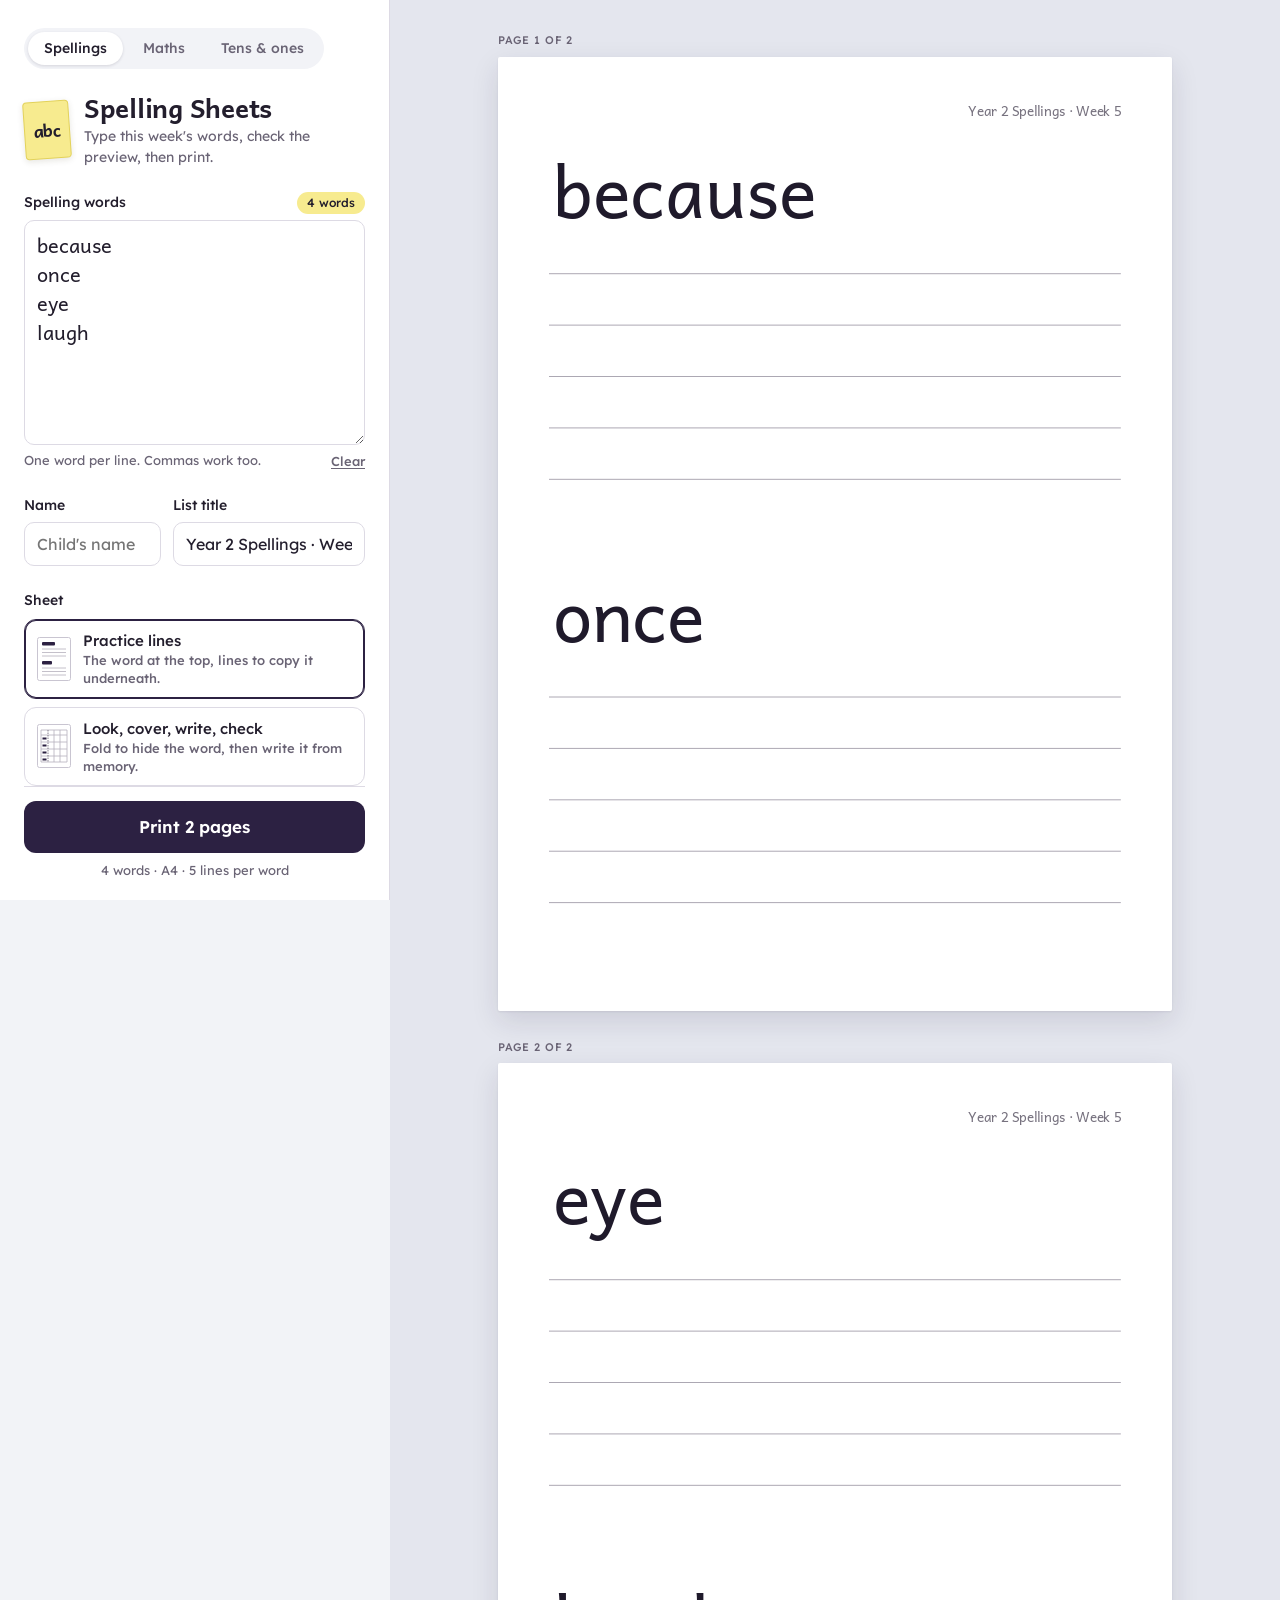
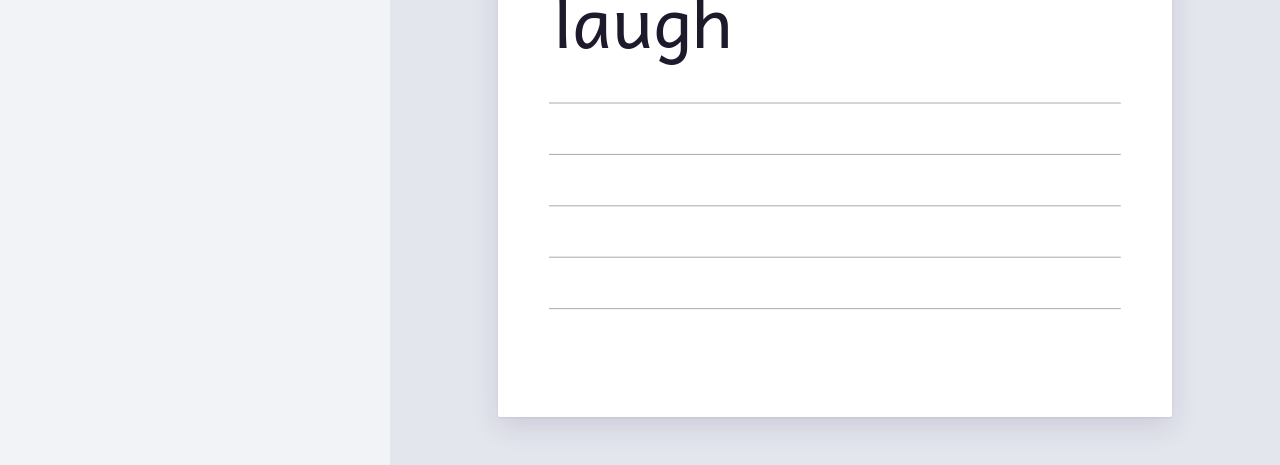
<file: index.html>
<!doctype html>
<html lang="en-GB">
<head>
<meta charset="utf-8">
<meta name="viewport" content="width=device-width, initial-scale=1, viewport-fit=cover">
<title>Spelling Sheets</title>
<link rel="preconnect" href="https://fonts.googleapis.com">
<link rel="preconnect" href="https://fonts.gstatic.com" crossorigin>
<link rel="stylesheet" href="https://fonts.googleapis.com/css2?family=Andika:wght@400;700&family=Lexend:wght@400;500;600&family=Patrick+Hand&display=swap">
<link rel="stylesheet" href="app.css">
<style>
/* Spelling sheet layouts (sizes in mm). */
.blocks { display: flex; flex-direction: column; gap: 8mm; }
.block { flex: none; display: flex; flex-direction: column; }
.model {
  flex: none;
  display: flex;
  align-items: center;
  line-height: 1;
  white-space: nowrap;
  padding-left: 1mm;
}

.lcwc { display: grid; border-top: 0.3mm solid #b5b0bd; border-left: 0.3mm solid #b5b0bd; }
.lcwc > div {
  border-right: 0.3mm solid #b5b0bd;
  border-bottom: 0.3mm solid #b5b0bd;
  display: flex;
  align-items: center;
  justify-content: center;
  min-width: 0;
}
.lcwc .th { font-size: 3.6mm; font-weight: 700; color: #4a4455; text-align: center; line-height: 1.1; padding: 0 1mm; }
.lcwc .fold { border-right: 0.5mm dashed #8d8896; }
.lcwc .look { justify-content: flex-start; padding-left: 3mm; white-space: nowrap; line-height: 1; }
.lcwc .box { width: 7mm; height: 7mm; border: 0.3mm solid #8d8896; border-radius: 1.2mm; }
.fold-note { margin: 3mm 0 0; font-size: 3.4mm; color: #77727f; }

.test-head { flex: none; display: flex; flex-direction: column; gap: 2mm; }
.test-head h2 { margin: 0; font-size: 9mm; line-height: 1; font-weight: 700; }
.test-head .sub { margin: 0; font-size: 4.4mm; color: #77727f; }
.test-meta { display: flex; justify-content: space-between; gap: 6mm; margin-top: 3mm; font-size: 4.6mm; }
</style>
</head>
<body>
<div class="app">
  <form class="panel" id="controls" autocomplete="off" novalidate>
    <nav class="switch" aria-label="Sheets">
      <a href="index.html" aria-current="page">Spellings</a>
      <a href="maths.html">Maths</a>
      <a href="tens-and-ones.html">Tens &amp; ones</a>
    </nav>

    <header class="brand">
      <div class="brand-card" aria-hidden="true">abc</div>
      <div>
        <h1>Spelling Sheets</h1>
        <p>Type this week's words, check the preview, then print.</p>
      </div>
    </header>

    <div class="field">
      <div class="field-head">
        <label for="words">Spelling words</label>
        <span class="chip" id="wordCount">0 words</span>
      </div>
      <textarea id="words" name="words" rows="7" spellcheck="false" autocapitalize="off" autocorrect="off"></textarea>
      <div class="field-head">
        <p class="hint">One word per line. Commas work too.</p>
        <button type="button" class="link-btn" id="clearWords">Clear</button>
      </div>
    </div>

    <div class="pair">
      <div class="field">
        <label for="name">Name</label>
        <input type="text" id="name" name="name" autocapitalize="words" placeholder="Child's name">
      </div>
      <div class="field">
        <label for="title">List title</label>
        <input type="text" id="title" name="title">
      </div>
    </div>

    <fieldset>
      <legend>Sheet</legend>
      <div class="types">
        <label class="type">
          <input type="radio" name="type" value="practice">
          <svg viewBox="0 0 34 44" aria-hidden="true"><rect x="0.5" y="0.5" width="33" height="43" rx="2" fill="#fff" stroke="#c9c5d1"/><rect x="5" y="5" width="13" height="3.5" rx="1" fill="#2c2142"/><path d="M5 12h24M5 15.5h24M5 19h24" stroke="#b5b0bd" stroke-width="0.8"/><rect x="5" y="24" width="10" height="3.5" rx="1" fill="#2c2142"/><path d="M5 31h24M5 34.5h24M5 38h24" stroke="#b5b0bd" stroke-width="0.8"/></svg>
          <div><strong>Practice lines</strong><span>The word at the top, lines to copy it underneath.</span></div>
        </label>
        <label class="type">
          <input type="radio" name="type" value="lcwc">
          <svg viewBox="0 0 34 44" aria-hidden="true"><rect x="0.5" y="0.5" width="33" height="43" rx="2" fill="#fff" stroke="#c9c5d1"/><path d="M4 6h26v32H4zM4 11h26M4 18h26M4 25h26M4 32h26M17 6v32M23 6v32" fill="none" stroke="#b5b0bd" stroke-width="0.8"/><path d="M11 6v32" stroke="#6a6475" stroke-width="0.8" stroke-dasharray="1.5 1"/><path d="M5.5 14.5h4M5.5 21.5h4M5.5 28.5h4M5.5 35.5h4" stroke="#2c2142" stroke-width="2"/></svg>
          <div><strong>Look, cover, write, check</strong><span>Fold to hide the word, then write it from memory.</span></div>
        </label>
        <label class="type">
          <input type="radio" name="type" value="test">
          <svg viewBox="0 0 34 44" aria-hidden="true"><rect x="0.5" y="0.5" width="33" height="43" rx="2" fill="#fff" stroke="#c9c5d1"/><rect x="5" y="5" width="16" height="4" rx="1" fill="#2c2142"/><g fill="#6a6475"><circle cx="6.5" cy="16" r="1.2"/><circle cx="6.5" cy="22.5" r="1.2"/><circle cx="6.5" cy="29" r="1.2"/><circle cx="6.5" cy="35.5" r="1.2"/></g><path d="M10 17h19M10 23.5h19M10 30h19M10 36.5h19" stroke="#b5b0bd" stroke-width="0.8"/></svg>
          <div><strong>Spelling test</strong><span>Numbered lines for a quick test at the end of the week.</span></div>
        </label>
      </div>
    </fieldset>

    <div class="options">
      <fieldset data-show="type:practice">
        <legend>Words per page</legend>
        <div class="seg-row">
          <label><input type="radio" name="perPage" value="1"><span>1</span></label>
          <label><input type="radio" name="perPage" value="2"><span>2</span></label>
          <label><input type="radio" name="perPage" value="3"><span>3</span></label>
          <label><input type="radio" name="perPage" value="4"><span>4</span></label>
        </div>
      </fieldset>

      <fieldset>
        <legend>Line size</legend>
        <div class="seg-row">
          <label><input type="radio" name="size" value="big"><span>Big</span></label>
          <label><input type="radio" name="size" value="medium"><span>Medium</span></label>
          <label><input type="radio" name="size" value="small"><span>Small</span></label>
        </div>
      </fieldset>

      <fieldset>
        <legend>Lines</legend>
        <div class="seg-row">
          <label><input type="radio" name="lines" value="plain"><span>Plain lines</span></label>
          <label><input type="radio" name="lines" value="guides"><span>Handwriting guides</span></label>
        </div>
      </fieldset>

      <fieldset>
        <legend>Letters</legend>
        <div class="seg-row">
          <label><input type="radio" name="letters" value="print"><span>School print</span></label>
          <label><input type="radio" name="letters" value="hand"><span>Handwritten</span></label>
        </div>
      </fieldset>

      <label class="check" data-show="type:practice">
        <input type="checkbox" name="trace">
        <span>Trace the word first<small>Adds a pale copy of the word on the first line to write over.</small></span>
      </label>
    </div>

    <div class="print-box">
      <button type="button" class="btn-primary" id="printBtn">Print</button>
      <p class="summary" id="summary"></p>
    </div>
  </form>

  <main class="preview" id="preview" aria-label="Print preview">
    <div class="sheets" id="sheets"></div>
  </main>
</div>

<script src="sheet-app.js"></script>
<script>
(() => {
  "use strict";

  const { PAGE, HEAD_H, r2, plural, esc, chunk, hasHead, sheetHead } = window.SheetApp;
  const CONTENT_W = PAGE.CONTENT_W;
  const CONTENT_H = PAGE.CONTENT_H;
  const BLOCK_GAP = 8;

  const FAMILIES = { print: "Andika", hand: "Patrick Hand" };
  const FALLBACK = '"Century Gothic", "Avenir Next", "Trebuchet MS", sans-serif';

  // Gap between writing lines. Handwriting guides need more room for their four lines.
  const PITCH = {
    plain: { big: 16, medium: 13, small: 10 },
    guides: { big: 24, medium: 19, small: 15 },
  };
  // Share of each line's height that the letters fill; the rest is breathing room.
  const ZONE = { plain: 0.85, guides: 0.7 };
  // Size of the model word at the top of each practice block, by words per page.
  const MODEL_SIZE = { 1: 30, 2: 22, 3: 17, 4: 14 };
  const LCWC_COLS = [48, 52, 13, 52, 13];
  const LCWC_HEADINGS = ["Look and say", "Cover and write", "Check", "Write it again", "Check"];

  const COLOURS = {
    rule: "#a9a5b0",
    guide: "#c4c0ca",
    base: "#8d8896",
    trace: "#cac6d0",
    number: "#77727f",
  };

  const DEFAULTS = {
    words: "because\nonce\neye\nlaugh",
    name: "",
    title: "Year 2 Spellings · Week 5",
    type: "practice",
    perPage: "2",
    size: "big",
    lines: "plain",
    letters: "print",
    trace: false,
  };

  function parseWords(text) {
    const seen = new Set();
    return text
      .split(/[\n,;]+/)
      .map((w) => w.replace(/^\s*\d+[.)]\s*/, "").trim().replace(/\s+/g, " "))
      .filter((w) => {
        const key = w.toLowerCase();
        if (!w || seen.has(key)) return false;
        seen.add(key);
        return true;
      });
  }

  // ---------- Font measuring (so trace letters sit exactly on the lines) ----------

  const ctx = document.createElement("canvas").getContext("2d");
  const metricCache = new Map();

  function fontCss(family, weight = 400) {
    return `${weight} 100px "${family}", ${FALLBACK}`;
  }

  // Heights in em: top of tall letters, top of small letters, bottom of tails.
  function fontMetrics(family) {
    if (metricCache.has(family)) return metricCache.get(family);
    ctx.font = fontCss(family);
    const asc = ctx.measureText("bdhkl").actualBoundingBoxAscent / 100;
    const xh = ctx.measureText("xvwz").actualBoundingBoxAscent / 100;
    const desc = ctx.measureText("gjpqy").actualBoundingBoxDescent / 100;
    const ok = asc > 0.4 && xh > 0.25 && desc > 0.1 && xh < asc;
    const m = ok ? { asc, xh, desc } : { asc: 0.74, xh: 0.5, desc: 0.24 };
    metricCache.set(family, m);
    return m;
  }

  function widthEm(text, family, weight = 400) {
    ctx.font = fontCss(family, weight);
    return ctx.measureText(text).width / 100 || text.length * 0.55;
  }

  // ---------- Drawing ----------

  function hline(x1, x2, y, colour, width, dash) {
    const dashAttr = dash ? ` stroke-dasharray="${dash}"` : "";
    return `<line x1="${r2(x1)}" x2="${r2(x2)}" y1="${r2(y)}" y2="${r2(y)}" stroke="${colour}" stroke-width="${width}"${dashAttr}/>`;
  }

  // A stack of writing lines as one SVG, in mm. Optional pale trace word on the first line,
  // and optional numbers down the left for the test sheet.
  function writingLines({ width, rows, pitch, family, trace = null, numberFrom = null, indent = 0 }) {
    const style = state.lines;
    const m = fontMetrics(family);
    const size = (ZONE[style] * pitch) / (m.asc + m.desc);
    const top = (pitch - (m.asc + m.desc) * size) / 2;
    const height = rows * pitch;
    let out = "";

    for (let i = 0; i < rows; i++) {
      const base = i * pitch + top + m.asc * size;
      if (style === "guides") {
        out += hline(indent, width, base - m.asc * size, COLOURS.guide, 0.25);
        out += hline(indent, width, base - m.xh * size, COLOURS.guide, 0.25, "1.6 1.2");
        out += hline(indent, width, base, COLOURS.base, 0.35);
      } else {
        out += hline(indent, width, base, COLOURS.rule, 0.3);
      }
      if (numberFrom !== null) {
        out += `<text x="0" y="${r2(base)}" font-size="${r2(Math.min(size * 0.55, 7))}" fill="${COLOURS.number}">${numberFrom + i}.</text>`;
      }
      if (trace && i === 0) {
        const fit = Math.min(size, (width - indent - 4) / widthEm(trace, family));
        out += `<text x="${r2(indent + 2)}" y="${r2(base)}" font-size="${r2(fit)}" fill="${COLOURS.trace}">${esc(trace)}</text>`;
      }
    }
    return `<svg width="${r2(width)}mm" height="${r2(height)}mm" viewBox="0 0 ${r2(width)} ${r2(height)}" aria-hidden="true">${out}</svg>`;
  }

  // ---------- Sheet types ----------

  function practicePages(words) {
    const per = Number(state.perPage) || 2;
    const family = FAMILIES[state.letters];
    const pitch = PITCH[state.lines][state.size];
    const headH = hasHead(state) ? HEAD_H : 0;
    const blockH = (CONTENT_H - headH - (per - 1) * BLOCK_GAP) / per;
    const modelMax = MODEL_SIZE[per];
    const modelH = modelMax * 1.35;
    const rows = Math.max(1, Math.floor((blockH - modelH) / pitch));

    const pages = chunk(words, per).map((group) => {
      const blocks = group.map((word) => {
        const size = Math.min(modelMax, (CONTENT_W - 4) / widthEm(word, family));
        return `<section class="block" style="height:${r2(blockH)}mm">
          <div class="model" style="height:${r2(modelH)}mm;font-size:${r2(size)}mm">${esc(word)}</div>
          ${writingLines({ width: CONTENT_W, rows, pitch, family, trace: state.trace ? word : null })}
        </section>`;
      });
      return `${sheetHead(state)}<div class="blocks">${blocks.join("")}</div>`;
    });
    return { pages, detail: `${plural(rows, "line")} per word` };
  }

  function lcwcPages(words) {
    const family = FAMILIES[state.letters];
    const pitch = PITCH[state.lines][state.size];
    const rowH = pitch + 6;
    const tableHeadH = 11;
    const noteH = 9;
    const headH = hasHead(state) ? HEAD_H : 0;
    const perPage = Math.max(1, Math.floor((CONTENT_H - headH - tableHeadH - noteH) / rowH));
    const cols = LCWC_COLS.map((w) => `${w}mm`).join(" ");
    const heads = LCWC_HEADINGS.map((h, i) => `<div class="th${i === 0 ? " fold" : ""}">${h}</div>`).join("");
    const write = (w) => `<div>${writingLines({ width: w - 5, rows: 1, pitch, family })}</div>`;
    const tick = `<div><span class="box"></span></div>`;

    const pages = chunk(words, perPage).map((group) => {
      const rows = group.map((word) => {
        const size = Math.min(rowH * 0.48, (LCWC_COLS[0] - 7) / widthEm(word, family));
        return `<div class="look fold" style="font-size:${r2(size)}mm">${esc(word)}</div>${write(LCWC_COLS[1])}${tick}${write(LCWC_COLS[3])}${tick}`;
      });
      return `${sheetHead(state)}
        <div class="lcwc" style="grid-template-columns:${cols};grid-template-rows:${tableHeadH}mm;grid-auto-rows:${rowH}mm">${heads}${rows.join("")}</div>
        <p class="fold-note">Fold along the dashed line to hide the words.</p>`;
    });
    return { pages, detail: `${plural(perPage, "word")} per page` };
  }

  function testPages(words) {
    const family = FAMILIES[state.letters];
    const pitch = PITCH[state.lines][state.size] * 1.15;
    const testHeadH = 32;
    const perPage = Math.max(1, Math.floor((CONTENT_H - testHeadH) / pitch));
    const name = state.name.trim();

    const testHead = `<header class="test-head" style="height:${testHeadH}mm">
        <h2>Spelling test</h2>
        ${state.title.trim() ? `<p class="sub">${esc(state.title.trim())}</p>` : ""}
        <div class="test-meta">
          <span>Name: ${name ? esc(name) : "______________"}</span>
          <span>Date: ____________</span>
          <span>Score: ____ / ${words.length}</span>
        </div>
      </header>`;

    const pages = chunk(words, perPage).map((group, i) =>
      `${i === 0 ? testHead : sheetHead(state)}${writingLines({ width: CONTENT_W, rows: group.length, pitch, family, numberFrom: i * perPage + 1, indent: 12 })}`
    );
    return { pages, detail: "read the words out loud" };
  }

  const BUILDERS = { practice: practicePages, lcwc: lcwcPages, test: testPages };
  const wordCountEl = document.getElementById("wordCount");

  function build(s) {
    const words = parseWords(s.words);
    wordCountEl.textContent = plural(words.length, "word");
    if (!words.length) {
      return { empty: "Type a spelling word and the sheets will appear here.", summary: "Add at least one word to print." };
    }
    const { pages, detail } = (BUILDERS[s.type] || practicePages)(words);
    return {
      pages,
      summary: `${plural(words.length, "word")} · A4 · ${detail}`,
      font: `"${FAMILIES[s.letters]}", ${FALLBACK}`,
    };
  }

  const app = window.SheetApp.start({ storeKey: "spelling-sheets:v1", defaults: DEFAULTS, build });
  const state = app.state;

  document.getElementById("clearWords").addEventListener("click", () => {
    state.words = "";
    app.form.elements.words.value = "";
    app.save();
    app.render();
    app.form.elements.words.focus();
  });

  app.render();

  // Measure again once the web fonts arrive, so letters line up with the guides.
  if (document.fonts && document.fonts.load) {
    Promise.all([
      document.fonts.load('400 40px "Andika"'),
      document.fonts.load('700 40px "Andika"'),
      document.fonts.load('400 40px "Patrick Hand"'),
    ]).catch(() => {}).then(() => {
      metricCache.clear();
      app.render();
    });
  }
})();
</script>
</body>
</html>
</file>
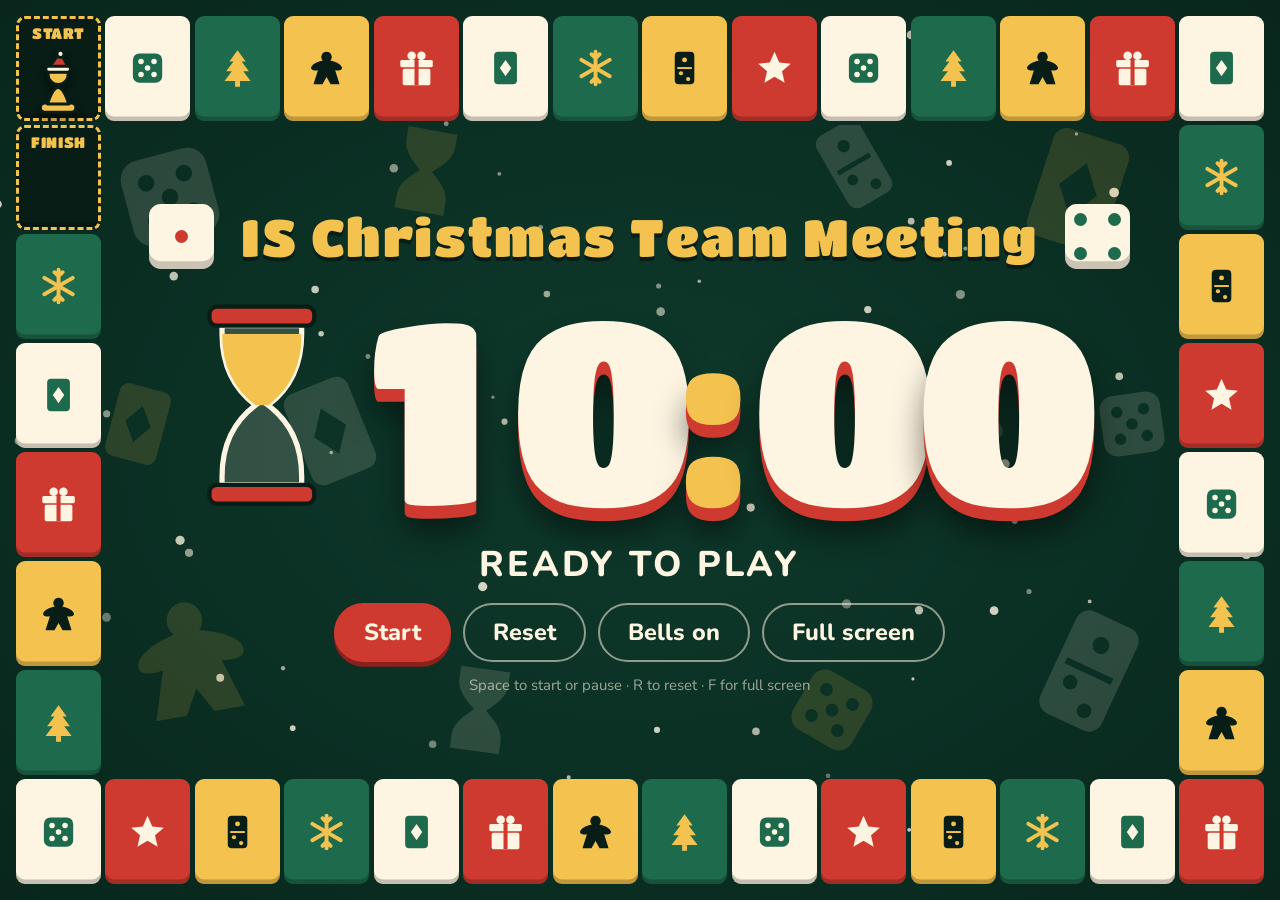
<file: christmas-timer/index.html>
<!doctype html>
<html lang="en">
<head>
<meta charset="utf-8">
<meta name="viewport" content="width=device-width, initial-scale=1, viewport-fit=cover">
<title>IS Christmas Meeting Timer</title>
<link rel="stylesheet" href="https://fonts.googleapis.com/css2?family=Titan+One&family=Nunito:wght@600;800&display=swap">
<style>
  body { margin: 0; font-size: 14px; }
  img { max-width: 100%; }
  /* Layout: a board-game track runs round the edge of the screen; a pawn hops one square
     every 15 seconds from START to FINISH while the big clock sits on the felt in the middle. */
  :root {
    color-scheme: dark;
    --felt: #0e3a2c;
    --felt-deep: #08261c;
    --pine: #1d6a4c;
    --berry: #cf3a30;
    --gold: #f4c24f;
    --snow: #fdf5e2;
    --ink: #071d15;
    --font-display: "Titan One", "Arial Rounded MT Bold", "Trebuchet MS", sans-serif;
    --font-body: "Nunito", "Trebuchet MS", system-ui, sans-serif;
  }
  html, body { height: 100%; }
  body {
    box-sizing: border-box;
    background: radial-gradient(ellipse at center, var(--felt) 0%, var(--felt-deep) 100%) var(--felt-deep);
    color: var(--snow);
    font-family: var(--font-body);
    padding-block: 16px;
    padding-left: max(16px, env(safe-area-inset-left, 0px));
    padding-right: max(16px, env(safe-area-inset-right, 0px));
    overflow: hidden;
  }
  #snow { position: fixed; inset: 0; width: 100%; height: 100%; pointer-events: none; z-index: 0; }

  .board {
    position: relative; z-index: 1;
    height: 100%;
    display: grid;
    grid-template-columns: repeat(var(--cols), minmax(0, 1fr));
    grid-template-rows: repeat(var(--rows), minmax(0, 1fr));
    gap: clamp(3px, 0.5vmin, 8px);
  }
  .cell {
    --cellbg: var(--berry); --cellfg: var(--snow);
    background: var(--cellbg); color: var(--cellfg);
    border-radius: clamp(4px, 1vmin, 12px);
    box-shadow: inset 0 -0.5vmin 0 rgb(0 0 0 / 0.22);
    display: grid; place-items: center;
    min-width: 0; min-height: 0; overflow: hidden;
    transition: opacity 0.6s, filter 0.6s;
  }
  .cell.c1 { --cellbg: var(--snow);  --cellfg: var(--pine); }
  .cell.c2 { --cellbg: var(--pine);  --cellfg: var(--gold); }
  .cell.c3 { --cellbg: var(--gold);  --cellfg: var(--ink); }
  .cell svg { width: 46%; height: 46%; }
  .cell.passed { opacity: 0.32; filter: saturate(0.6); }
  .cell.label {
    --cellbg: var(--ink); --cellfg: var(--gold);
    border: 0.4vmin dashed var(--gold);
    font-family: var(--font-display);
    font-size: clamp(9px, 1.7vmin, 22px);
    letter-spacing: 0.04em; text-align: center; line-height: 1.05;
    place-items: start center; padding-top: 7%; box-sizing: border-box;
  }

  .pawn {
    position: absolute; left: 0; top: 0; z-index: 3;
    width: var(--pawn, 40px); height: calc(var(--pawn, 40px) * 1.4);
    margin: calc(var(--pawn, 40px) * -1.4) 0 0 calc(var(--pawn, 40px) * -0.5);
    transition: transform 0.7s cubic-bezier(0.3, 1.3, 0.5, 1);
    pointer-events: none;
    filter: drop-shadow(0 0.6vmin 0.4vmin rgb(0 0 0 / 0.45));
  }
  .pawn.snap { transition: none; }
  .pawn svg { width: 100%; height: 100%; display: block; }
  .pawn.hop svg { animation: hop 0.7s ease-out; }
  @keyframes hop { 40% { transform: translateY(-45%) rotate(-8deg); } 100% { transform: none; } }

  .centre {
    grid-column: 2 / -2; grid-row: 2 / -2; position: relative; z-index: 1;
    container-type: size;
    display: flex; flex-direction: column; align-items: center; justify-content: center;
    gap: 1.5cqh; min-width: 0; min-height: 0;
  }
  .pieces {
    grid-column: 2 / -2; grid-row: 2 / -2; position: relative; z-index: 0;
    pointer-events: none; overflow: hidden; --cellbg: var(--felt);
  }
  .pieces svg { position: absolute; opacity: 0.14; translate: -50% -50%; }
  .clockrow { display: flex; align-items: center; justify-content: center; gap: 2cqw; font-size: min(24cqw, 42cqh); }
  .sandtimer { flex: none; height: 0.82em; width: 0.49em; }
  body.running #sandStream { opacity: 1; }
  .heading { display: flex; align-items: center; gap: 2.5cqw; }
  h1 {
    margin: 0; font-family: var(--font-display); font-weight: 400;
    font-size: min(5cqw, 8cqh); color: var(--gold);
    letter-spacing: 0.03em; text-wrap: balance; text-align: center;
    text-shadow: 0 0.08em 0 var(--ink);
  }
  .die {
    flex: none; font-size: min(6.5cqw, 10cqh); width: 1em; height: 1em;
    background: var(--snow); border-radius: 18%;
    box-shadow: inset 0 -0.12em 0 rgb(0 0 0 / 0.2);
    display: grid; grid-template: repeat(3, 1fr) / repeat(3, 1fr);
    padding: 0.14em; box-sizing: border-box; gap: 0.06em;
  }
  .die i { border-radius: 50%; background: var(--berry); opacity: 0; }
  .die i.on { opacity: 1; }
  .die.roll { animation: roll 0.6s ease-out; }
  .die:last-child i { background: var(--pine); }
  @keyframes roll { from { transform: rotate(-200deg) scale(0.7); } to { transform: none; } }

  .clock {
    font-family: var(--font-display);
    font-size: 1em; line-height: 0.95;
    color: var(--snow);
    text-shadow: 0 0.05em 0 var(--berry), 0 0.1em 0.12em rgb(0 0 0 / 0.5);
    white-space: nowrap;
  }
  .clock span { display: inline-block; width: 0.64em; text-align: center; }
  .clock span.colon { width: 0.3em; color: var(--gold); }
  body.last-minute .clock { color: var(--gold); animation: pulse 1s ease-in-out infinite; }
  body.done .clock { color: var(--berry); text-shadow: 0 0.05em 0 var(--snow), 0 0.1em 0.12em rgb(0 0 0 / 0.5); animation: pulse 0.6s ease-in-out infinite; }
  @keyframes pulse { 50% { transform: scale(1.04); } }

  .status {
    margin: 0; font-weight: 800; font-size: min(3.4cqw, 5.5cqh);
    letter-spacing: 0.08em; text-transform: uppercase; text-align: center;
  }
  .controls { display: flex; flex-wrap: wrap; justify-content: center; gap: min(1.6cqw, 12px); }
  button {
    font: 800 clamp(13px, min(2.2cqw, 3.6cqh), 26px) var(--font-body);
    color: var(--snow); background: transparent;
    border: 2px solid rgb(253 245 226 / 0.55); border-radius: 999px;
    padding: 0.5em 1.2em; cursor: pointer;
    transition: transform 0.12s, background 0.12s;
  }
  button:hover { background: rgb(253 245 226 / 0.12); }
  button:active { transform: translateY(2px); }
  button:focus-visible { outline: 3px solid var(--gold); outline-offset: 3px; }
  button.primary { background: var(--berry); border-color: var(--berry); box-shadow: 0 0.2em 0 #8c211b; }
  button.primary:hover { background: #dd4a40; }
  .keys { margin: 0; font-size: clamp(10px, min(1.4cqw, 2.4cqh), 16px); opacity: 0.6; text-align: center; }
  @media (hover: none) { .keys { display: none; } }

  @media (prefers-reduced-motion: reduce) {
    .pawn, .cell { transition: none; }
    .pawn.hop svg, .die.roll, body.last-minute .clock, body.done .clock { animation: none; }
  }
</style>
</head>
<body>

<canvas id="snow" aria-hidden="true"></canvas>

<svg width="0" height="0" style="position:absolute" aria-hidden="true">
  <symbol id="i-star" viewBox="0 0 24 24"><polygon fill="currentColor" points="12,2 14.9,8.6 22,9.3 16.6,14 18.2,21 12,17.3 5.8,21 7.4,14 2,9.3 9.1,8.6"/></symbol>
  <symbol id="i-tree" viewBox="0 0 24 24"><path fill="currentColor" d="M12 1 17 8h-2.5l4.5 6h-3.5l4.5 6H4l4.5-6H5l4.5-6H7z"/><rect fill="currentColor" x="10.5" y="20" width="3" height="3.5"/></symbol>
  <symbol id="i-gift" viewBox="0 0 24 24"><circle fill="currentColor" cx="9" cy="4.5" r="2.6"/><circle fill="currentColor" cx="15" cy="4.5" r="2.6"/><rect fill="currentColor" x="2" y="7" width="20" height="4.5" rx="1"/><rect fill="currentColor" x="3.5" y="12.5" width="17" height="10" rx="1"/><rect fill="var(--cellbg)" x="10.75" y="7" width="2.5" height="15.5"/></symbol>
  <symbol id="i-flake" viewBox="0 0 24 24"><g stroke="currentColor" stroke-width="2.4" stroke-linecap="round" fill="none"><path d="M12 2v20M3.3 7l17.4 10M3.3 17 20.7 7M9.5 3.5 12 6l2.5-2.5M9.5 20.5 12 18l2.5 2.5"/></g></symbol>
  <symbol id="i-meeple" viewBox="0 0 24 24"><path fill="currentColor" d="M12 2a3.2 3.2 0 0 1 2.3 5.4c3.6.8 7.2 2.6 7.2 4.6 0 1.5-2 1.7-4.2 1.3L20 22h-5.5L12 17.5 9.5 22H4l2.7-8.7c-2.2.4-4.2.2-4.2-1.3 0-2 3.6-3.8 7.2-4.6A3.2 3.2 0 0 1 12 2z"/></symbol>
  <symbol id="i-die" viewBox="0 0 24 24"><rect fill="currentColor" x="3" y="3" width="18" height="18" rx="4"/><g fill="var(--cellbg)"><circle cx="8" cy="8" r="1.7"/><circle cx="16" cy="8" r="1.7"/><circle cx="12" cy="12" r="1.7"/><circle cx="8" cy="16" r="1.7"/><circle cx="16" cy="16" r="1.7"/></g></symbol>
  <symbol id="i-card" viewBox="0 0 24 24"><rect fill="currentColor" x="5" y="2" width="14" height="20" rx="2.5"/><polygon fill="var(--cellbg)" points="12,7 15.5,12 12,17 8.5,12"/></symbol>
  <symbol id="i-domino" viewBox="0 0 24 24"><rect fill="currentColor" x="6" y="2" width="12" height="20" rx="2.5"/><g fill="var(--cellbg)"><rect x="7.5" y="11.4" width="9" height="1.2"/><circle cx="12" cy="7" r="1.5"/><circle cx="9.8" cy="15.2" r="1.3"/><circle cx="14.2" cy="18.8" r="1.3"/></g></symbol>
  <symbol id="i-glass" viewBox="0 0 24 24"><path fill="currentColor" d="M6 2h12v3c0 3.5-3 5.5-4.5 7 1.5 1.5 4.5 3.5 4.5 7v3H6v-3c0-3.5 3-5.5 4.5-7C9 10.5 6 8.5 6 5z"/></symbol>
</svg>

<main class="board" id="board">
  <div class="pieces" id="pieces" aria-hidden="true"></div>
  <section class="centre">
    <div class="heading">
      <div class="die" id="die1" aria-hidden="true"></div>
      <h1>IS Christmas Team Meeting</h1>
      <div class="die" id="die2" aria-hidden="true"></div>
    </div>
    <div class="clockrow">
      <svg class="sandtimer" viewBox="0 0 60 100" aria-hidden="true">
        <defs><clipPath id="glassclip"><path d="M11 12H49V16Q49 38 33 50Q49 62 49 84V88H11V84Q11 62 27 50Q11 38 11 16Z"/></clipPath></defs>
        <path d="M11 12H49V16Q49 38 33 50Q49 62 49 84V88H11V84Q11 62 27 50Q11 38 11 16Z" fill="rgb(253 245 226 / 0.16)" stroke="#fdf5e2" stroke-width="2.5"/>
        <g clip-path="url(#glassclip)" fill="#f4c24f">
          <rect id="sandTop" x="0" y="16" width="60" height="34"/>
          <rect id="sandStream" x="29" y="50" width="2" height="38" opacity="0"/>
          <rect id="sandBottom" x="0" y="88" width="60" height="0"/>
        </g>
        <g fill="#cf3a30" stroke="#071d15" stroke-width="2"><rect x="5" y="3" width="50" height="9" rx="3.5"/><rect x="5" y="88" width="50" height="9" rx="3.5"/></g>
      </svg>
      <div class="clock" id="clock" role="timer" aria-label="Time remaining">
        <span>1</span><span>0</span><span class="colon">:</span><span>0</span><span>0</span>
      </div>
    </div>
    <p class="status" id="status" aria-live="polite">Ready to play</p>
    <div class="controls">
      <button class="primary" id="startBtn" type="button">Start</button>
      <button id="resetBtn" type="button">Reset</button>
      <button id="soundBtn" type="button" aria-pressed="true">Bells on</button>
      <button id="fullBtn" type="button">Full screen</button>
    </div>
    <p class="keys">Space to start or pause · R to reset · F for full screen</p>
  </section>
  <div class="pawn snap" id="pawn" aria-hidden="true">
    <svg viewBox="0 0 40 56">
      <g stroke="#071d15" stroke-width="2.5" stroke-linejoin="round">
        <rect x="5" y="45" width="30" height="8" rx="4" fill="#f4c24f"/>
        <path d="M11 46Q20 18 29 46Z" fill="#f4c24f"/>
        <circle cx="20" cy="21" r="8.5" fill="#f4c24f"/>
        <path d="M11.5 16 22 2l7 14z" fill="#cf3a30"/>
        <rect x="9.5" y="14" width="21" height="5" rx="2.5" fill="#fdf5e2"/>
        <circle cx="22" cy="3.5" r="3" fill="#fdf5e2"/>
      </g>
    </svg>
  </div>
</main>

<script>
(function () {
  var DURATION = 10 * 60 * 1000;
  var SQUARES = 40;
  var board = document.getElementById('board');
  var pawn = document.getElementById('pawn');
  var clock = document.getElementById('clock');
  var digits = clock.querySelectorAll('span:not(.colon)');
  var statusEl = document.getElementById('status');
  var startBtn = document.getElementById('startBtn');
  var resetBtn = document.getElementById('resetBtn');
  var soundBtn = document.getElementById('soundBtn');
  var fullBtn = document.getElementById('fullBtn');
  var dice = [document.getElementById('die1'), document.getElementById('die2')];
  var reduceMotion = window.matchMedia('(prefers-reduced-motion: reduce)').matches;

  var remaining = DURATION, running = false, endAt = 0;
  var cells = [], currentCell = -1, lastMinute = -1, portrait = null;
  var soundOn = true, audio = null, wakeLock = null;

  /* ---------- board ---------- */
  function buildBoard() {
    var isPortrait = window.innerHeight > window.innerWidth;
    if (isPortrait === portrait) return;
    portrait = isPortrait;
    var cols = isPortrait ? 8 : 14, rows = isPortrait ? 14 : 8;
    board.style.setProperty('--cols', cols);
    board.style.setProperty('--rows', rows);
    cells.forEach(function (c) { c.remove(); });
    cells = [];
    var pos = [], c, r;
    for (c = 1; c <= cols; c++) pos.push([c, 1]);
    for (r = 2; r <= rows; r++) pos.push([cols, r]);
    for (c = cols - 1; c >= 1; c--) pos.push([c, rows]);
    for (r = rows - 1; r >= 2; r--) pos.push([1, r]);
    var icons = ['star', 'die', 'tree', 'meeple', 'gift', 'card', 'flake', 'domino'];
    pos.forEach(function (p, i) {
      var el = document.createElement('div');
      el.className = 'cell';
      el.style.gridColumn = p[0];
      el.style.gridRow = p[1];
      if (i === 0) { el.classList.add('label'); el.textContent = 'START'; }
      else if (i === pos.length - 1) { el.classList.add('label'); el.textContent = 'FINISH'; }
      else {
        el.classList.add('c' + (i % 4));
        el.innerHTML = '<svg aria-hidden="true"><use href="#i-' + icons[i % 8] + '"/></svg>';
      }
      board.insertBefore(el, pawn);
      cells.push(el);
    });
    currentCell = -1;
  }

  function placePawn(index, snap) {
    var el = cells[index];
    if (!el) return;
    var size = Math.min(el.offsetWidth, el.offsetHeight * 0.5) * 0.9;
    pawn.style.setProperty('--pawn', size + 'px');
    pawn.classList.toggle('snap', !!snap);
    pawn.style.transform = 'translate(' + (el.offsetLeft + el.offsetWidth / 2) + 'px,' +
      (el.offsetTop + el.offsetHeight * 0.95) + 'px)';
    if (!snap && !reduceMotion) {
      pawn.classList.remove('hop'); void pawn.offsetWidth; pawn.classList.add('hop');
    }
  }

  /* ---------- background game pieces ---------- */
  [['die', 6, 11, 13, -15, 'snow'], ['card', 91, 10, 15, 18, 'gold'], ['meeple', 8, 82, 15, -10, 'gold'],
   ['domino', 92, 84, 15, 25, 'snow'], ['meeple', 80, 46, 12, 12, 'snow'], ['card', 21, 47, 13, -22, 'snow'],
   ['die', 68, 90, 10, 30, 'gold'], ['glass', 30, 7, 11, 10, 'gold'], ['domino', 70, 6, 11, -30, 'snow'],
   ['glass', 35, 90, 11, 8, 'snow'], ['die', 96, 46, 9, -8, 'snow'], ['card', 3, 46, 10, 15, 'gold']
  ].forEach(function (p) {
    var svg = document.createElementNS('http://www.w3.org/2000/svg', 'svg');
    svg.innerHTML = '<use href="#i-' + p[0] + '"/>';
    svg.style.cssText = 'left:' + p[1] + '%;top:' + p[2] + '%;width:' + p[3] + 'vmin;height:' + p[3] +
      'vmin;rotate:' + p[4] + 'deg;color:var(--' + p[5] + ')';
    document.getElementById('pieces').appendChild(svg);
  });
  var sandTop = document.getElementById('sandTop'), sandBottom = document.getElementById('sandBottom');

  /* ---------- dice ---------- */
  var PIPS = { 1: [4], 2: [0, 8], 3: [0, 4, 8], 4: [0, 2, 6, 8], 5: [0, 2, 4, 6, 8], 6: [0, 2, 3, 5, 6, 8] };
  dice.forEach(function (d) { for (var i = 0; i < 9; i++) d.appendChild(document.createElement('i')); });
  function rollDice() {
    dice.forEach(function (d) {
      var v = 1 + Math.floor(Math.random() * 6);
      Array.prototype.forEach.call(d.children, function (pip, i) {
        pip.classList.toggle('on', PIPS[v].indexOf(i) !== -1);
      });
      d.classList.remove('roll'); void d.offsetWidth; d.classList.add('roll');
    });
  }

  /* ---------- sound ---------- */
  function ensureAudio() {
    if (audio) return;
    try { audio = new (window.AudioContext || window.webkitAudioContext)(); } catch (e) { audio = null; }
  }
  function bell(freq, when, length) {
    if (!audio) return;
    var t = audio.currentTime + when;
    [1, 2.01, 3.02].forEach(function (mult, i) {
      var osc = audio.createOscillator(), gain = audio.createGain();
      osc.type = 'sine'; osc.frequency.value = freq * mult;
      gain.gain.setValueAtTime(0.0001, t);
      gain.gain.exponentialRampToValueAtTime(0.28 / (i + 1), t + 0.01);
      gain.gain.exponentialRampToValueAtTime(0.0001, t + length);
      osc.connect(gain); gain.connect(audio.destination);
      osc.start(t); osc.stop(t + length + 0.05);
    });
  }
  function finishChime() {
    if (!soundOn || !audio) return;
    var notes = [784, 988, 1175, 1568, 1175, 1568];
    for (var round = 0; round < 3; round++) {
      notes.forEach(function (f, i) { bell(f, round * 1.6 + i * 0.22, 1.2); });
    }
  }

  /* ---------- timer ---------- */
  function render(snap) {
    var secs = Math.ceil(remaining / 1000);
    var m = Math.floor(secs / 60), s = secs % 60;
    var text = (m < 10 ? '0' : '') + m + (s < 10 ? '0' : '') + s;
    for (var i = 0; i < 4; i++) if (digits[i].textContent !== text[i]) digits[i].textContent = text[i];

    var done = remaining <= 0;
    var cell = done ? SQUARES - 1 : Math.floor((DURATION - remaining) / DURATION * (SQUARES - 1));
    if (cell !== currentCell || snap) {
      currentCell = cell;
      cells.forEach(function (c, i) { c.classList.toggle('passed', i < cell); });
      placePawn(cell, snap);
    }
    if (m !== lastMinute) { if (lastMinute !== -1 && running) rollDice(); lastMinute = m; }

    var frac = remaining / DURATION;
    sandTop.setAttribute('y', 50 - 34 * frac); sandTop.setAttribute('height', 34 * frac);
    sandBottom.setAttribute('y', 88 - 30 * (1 - frac)); sandBottom.setAttribute('height', 30 * (1 - frac));
    document.body.classList.toggle('running', running);
    document.body.classList.toggle('done', done);
    document.body.classList.toggle('last-minute', !done && secs <= 60 && remaining < DURATION);
    statusEl.textContent = done ? "Time's up!"
      : running ? (secs <= 60 ? 'Last minute!' : 'Game on')
      : remaining < DURATION ? 'Paused' : 'Ready to play';
    startBtn.textContent = done ? 'Play again' : running ? 'Pause' : remaining < DURATION ? 'Resume' : 'Start';
  }

  function tick() {
    if (!running) return;
    remaining = Math.max(0, endAt - Date.now());
    if (remaining <= 0) {
      running = false;
      releaseWake();
      render();
      finishChime();
      burst();
      return;
    }
    render();
  }

  function start() {
    ensureAudio();
    if (audio && audio.state === 'suspended') audio.resume();
    if (remaining <= 0) { remaining = DURATION; lastMinute = -1; }
    endAt = Date.now() + remaining;
    running = true;
    rollDice();
    requestWake();
    render();
  }
  function pause() {
    remaining = Math.max(0, endAt - Date.now());
    running = false;
    releaseWake();
    render();
  }
  function reset() {
    running = false;
    remaining = DURATION;
    lastMinute = -1;
    releaseWake();
    rollDice();
    render();
  }

  function requestWake() {
    try {
      if (navigator.wakeLock) navigator.wakeLock.request('screen').then(function (l) { wakeLock = l; }, function () {});
    } catch (e) {}
  }
  function releaseWake() {
    try { if (wakeLock) wakeLock.release(); } catch (e) {}
    wakeLock = null;
  }
  document.addEventListener('visibilitychange', function () {
    if (!document.hidden && running) requestWake();
    tick();
  });

  startBtn.addEventListener('click', function () { running ? pause() : start(); });
  resetBtn.addEventListener('click', reset);
  soundBtn.addEventListener('click', function () {
    soundOn = !soundOn;
    soundBtn.textContent = soundOn ? 'Bells on' : 'Bells off';
    soundBtn.setAttribute('aria-pressed', soundOn);
    if (soundOn) { ensureAudio(); if (audio && audio.state === 'suspended') audio.resume(); bell(1175, 0, 0.8); }
  });
  function toggleFull() {
    try {
      if (document.fullscreenElement) document.exitFullscreen();
      else { var p = document.documentElement.requestFullscreen(); if (p && p.catch) p.catch(function () {}); }
    } catch (e) {}
  }
  fullBtn.addEventListener('click', toggleFull);
  document.addEventListener('fullscreenchange', function () {
    fullBtn.textContent = document.fullscreenElement ? 'Exit full screen' : 'Full screen';
  });
  document.addEventListener('keydown', function (e) {
    if (e.target.tagName === 'BUTTON' && (e.code === 'Space' || e.code === 'Enter')) return;
    if (e.code === 'Space') { e.preventDefault(); running ? pause() : start(); }
    else if (e.key === 'r' || e.key === 'R') reset();
    else if (e.key === 'f' || e.key === 'F') toggleFull();
  });

  /* ---------- snow ---------- */
  var canvas = document.getElementById('snow'), ctx = canvas.getContext('2d');
  var flakes = [], W = 0, H = 0, flurry = 0;
  function sizeCanvas() {
    var dpr = Math.min(window.devicePixelRatio || 1, 2);
    W = window.innerWidth; H = window.innerHeight;
    canvas.width = W * dpr; canvas.height = H * dpr;
    ctx.setTransform(dpr, 0, 0, dpr, 0, 0);
  }
  function makeFlake(top) {
    return { x: Math.random() * W, y: top ? -10 : Math.random() * H, r: 1.5 + Math.random() * 3.5,
      v: 0.3 + Math.random() * 0.9, sway: Math.random() * Math.PI * 2, a: 0.35 + Math.random() * 0.5 };
  }
  function burst() { flurry = 600; }
  function drawSnow() {
    ctx.clearRect(0, 0, W, H);
    var target = flurry > 0 ? 260 : 90;
    if (flurry > 0) flurry--;
    while (flakes.length < target) flakes.push(makeFlake(flakes.length >= 90));
    for (var i = flakes.length - 1; i >= 0; i--) {
      var f = flakes[i];
      if (!reduceMotion) {
        f.y += f.v * (flurry > 0 ? 2.2 : 1); f.sway += 0.01; f.x += Math.sin(f.sway) * 0.4;
        if (f.y > H + 10) { if (flakes.length > target) { flakes.splice(i, 1); continue; } f.y = -10; f.x = Math.random() * W; }
      }
      ctx.globalAlpha = f.a;
      ctx.fillStyle = '#fdf5e2';
      ctx.beginPath(); ctx.arc(f.x, f.y, f.r, 0, Math.PI * 2); ctx.fill();
    }
    if (!reduceMotion) requestAnimationFrame(drawSnow);
  }

  /* ---------- boot ---------- */
  function layout() {
    sizeCanvas();
    buildBoard();
    render(true);
    if (reduceMotion) drawSnow();
  }
  var resizeTimer;
  window.addEventListener('resize', function () { clearTimeout(resizeTimer); resizeTimer = setTimeout(layout, 80); });

  function boot(data) {
    if (data && typeof data.remaining === 'number') {
      remaining = data.remaining;
      if (data.running && data.endAt) { endAt = data.endAt; remaining = Math.max(0, endAt - Date.now()); running = remaining > 0; }
    }
    rollDice();
    layout();
    if (document.fonts && document.fonts.ready) document.fonts.ready.then(function () { render(true); });
    setInterval(tick, 100);
    if (!reduceMotion) requestAnimationFrame(drawSnow);
  }
  var hot = window.claude && window.claude.hot;
  if (hot && hot.snapshot) hot.snapshot(function () { return { remaining: remaining, running: running, endAt: endAt }; });
  if (hot && hot.ready) hot.ready(boot); else boot((hot && hot.data) || {});
})();
</script>
</body>
</html>
</file>
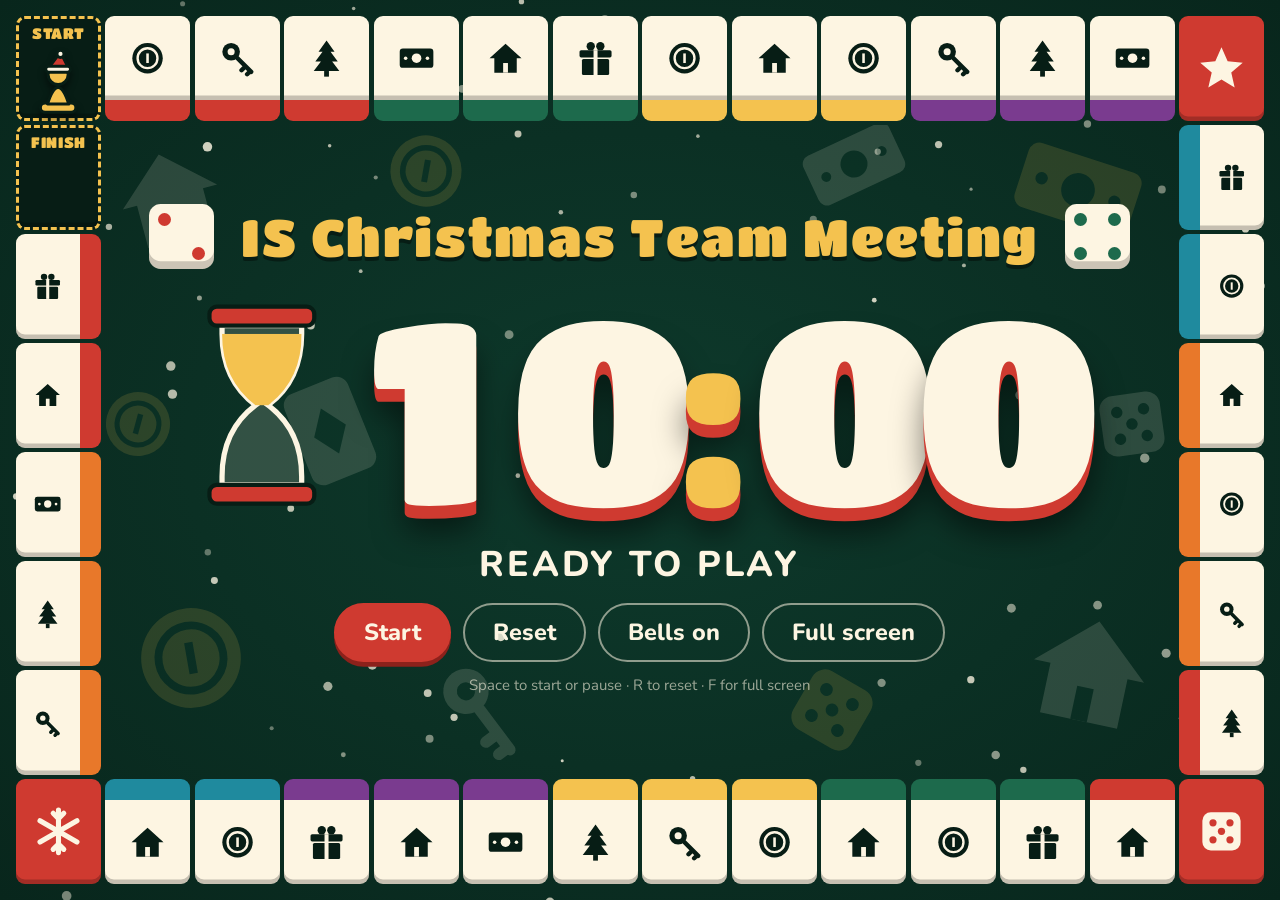
<file: property-timer/index.html>
<!doctype html>
<html lang="en">
<head>
<meta charset="utf-8">
<meta name="viewport" content="width=device-width, initial-scale=1, viewport-fit=cover">
<title>Property Game Timer</title>
<link rel="stylesheet" href="https://fonts.googleapis.com/css2?family=Titan+One&family=Nunito:wght@600;800&display=swap">
<style>
  body { margin: 0; font-size: 14px; }
  img { max-width: 100%; }
  /* Layout: a board-game track runs round the edge of the screen; a pawn hops one square
     every 15 seconds from START to FINISH while the big clock sits on the felt in the middle. */
  :root {
    color-scheme: dark;
    --felt: #0e3a2c;
    --felt-deep: #08261c;
    --pine: #1d6a4c;
    --berry: #cf3a30;
    --gold: #f4c24f;
    --snow: #fdf5e2;
    --ink: #071d15;
    --plum: #7a3b8f;
    --teal: #1f8a9e;
    --tangerine: #e8782a;
    --font-display: "Titan One", "Arial Rounded MT Bold", "Trebuchet MS", sans-serif;
    --font-body: "Nunito", "Trebuchet MS", system-ui, sans-serif;
  }
  html, body { height: 100%; }
  body {
    box-sizing: border-box;
    background: radial-gradient(ellipse at center, var(--felt) 0%, var(--felt-deep) 100%) var(--felt-deep);
    color: var(--snow);
    font-family: var(--font-body);
    padding-block: 16px;
    padding-left: max(16px, env(safe-area-inset-left, 0px));
    padding-right: max(16px, env(safe-area-inset-right, 0px));
    overflow: hidden;
  }
  #snow { position: fixed; inset: 0; width: 100%; height: 100%; pointer-events: none; z-index: 0; }

  .board {
    position: relative; z-index: 1;
    height: 100%;
    display: grid;
    grid-template-columns: repeat(var(--cols), minmax(0, 1fr));
    grid-template-rows: repeat(var(--rows), minmax(0, 1fr));
    gap: clamp(3px, 0.5vmin, 8px);
  }
  .cell {
    --cellbg: var(--snow); --cellfg: var(--ink); --band: var(--berry); --bw: clamp(6px, 2.4vmin, 28px);
    box-sizing: border-box;
    background: var(--cellbg); color: var(--cellfg);
    border-radius: clamp(4px, 1vmin, 12px);
    box-shadow: inset 0 -0.5vmin 0 rgb(0 0 0 / 0.22);
    display: grid; place-items: center;
    min-width: 0; min-height: 0; overflow: hidden;
    transition: opacity 0.6s, filter 0.6s;
  }
  .cell.b1 { --band: var(--pine); } .cell.b2 { --band: var(--gold); } .cell.b3 { --band: var(--plum); }
  .cell.b4 { --band: var(--teal); } .cell.b5 { --band: var(--tangerine); }
  .cell.s-top { border-bottom: var(--bw) solid var(--band); }
  .cell.s-right { border-left: var(--bw) solid var(--band); }
  .cell.s-bottom { border-top: var(--bw) solid var(--band); }
  .cell.s-left { border-right: var(--bw) solid var(--band); }
  .cell.corner { --cellbg: var(--berry); --cellfg: var(--snow); }
  .cell.corner svg { width: 60%; height: 60%; }
  .cell svg { width: 46%; height: 46%; }
  .cell.passed { opacity: 0.32; filter: saturate(0.6); }
  .cell.label {
    --cellbg: var(--ink); --cellfg: var(--gold);
    border: 0.4vmin dashed var(--gold);
    font-family: var(--font-display);
    font-size: clamp(9px, 1.7vmin, 22px);
    letter-spacing: 0.04em; text-align: center; line-height: 1.05;
    place-items: start center; padding-top: 7%; box-sizing: border-box;
  }

  .pawn {
    position: absolute; left: 0; top: 0; z-index: 3;
    width: var(--pawn, 40px); height: calc(var(--pawn, 40px) * 1.4);
    margin: calc(var(--pawn, 40px) * -1.4) 0 0 calc(var(--pawn, 40px) * -0.5);
    transition: transform 0.7s cubic-bezier(0.3, 1.3, 0.5, 1);
    pointer-events: none;
    filter: drop-shadow(0 0.6vmin 0.4vmin rgb(0 0 0 / 0.45));
  }
  .pawn.snap { transition: none; }
  .pawn svg { width: 100%; height: 100%; display: block; }
  .pawn.hop svg { animation: hop 0.7s ease-out; }
  @keyframes hop { 40% { transform: translateY(-45%) rotate(-8deg); } 100% { transform: none; } }

  .centre {
    grid-column: 2 / -2; grid-row: 2 / -2; position: relative; z-index: 1;
    container-type: size;
    display: flex; flex-direction: column; align-items: center; justify-content: center;
    gap: 1.5cqh; min-width: 0; min-height: 0;
  }
  .pieces {
    grid-column: 2 / -2; grid-row: 2 / -2; position: relative; z-index: 0;
    pointer-events: none; overflow: hidden; --cellbg: var(--felt);
  }
  .pieces svg { position: absolute; opacity: 0.14; translate: -50% -50%; }
  .clockrow { display: flex; align-items: center; justify-content: center; gap: 2cqw; font-size: min(24cqw, 42cqh); }
  .sandtimer { flex: none; height: 0.82em; width: 0.49em; }
  body.running #sandStream { opacity: 1; animation: coins 0.45s linear infinite; }
  @keyframes coins { to { stroke-dashoffset: -7.1; } }
  .heading { display: flex; align-items: center; gap: 2.5cqw; }
  h1 {
    margin: 0; font-family: var(--font-display); font-weight: 400;
    font-size: min(5cqw, 8cqh); color: var(--gold);
    letter-spacing: 0.03em; text-wrap: balance; text-align: center;
    text-shadow: 0 0.08em 0 var(--ink);
  }
  .die {
    flex: none; font-size: min(6.5cqw, 10cqh); width: 1em; height: 1em;
    background: var(--snow); border-radius: 18%;
    box-shadow: inset 0 -0.12em 0 rgb(0 0 0 / 0.2);
    display: grid; grid-template: repeat(3, 1fr) / repeat(3, 1fr);
    padding: 0.14em; box-sizing: border-box; gap: 0.06em;
  }
  .die i { border-radius: 50%; background: var(--berry); opacity: 0; }
  .die i.on { opacity: 1; }
  .die.roll { animation: roll 0.6s ease-out; }
  .die:last-child i { background: var(--pine); }
  @keyframes roll { from { transform: rotate(-200deg) scale(0.7); } to { transform: none; } }

  .clock {
    font-family: var(--font-display);
    font-size: 1em; line-height: 0.95;
    color: var(--snow);
    text-shadow: 0 0.05em 0 var(--berry), 0 0.1em 0.12em rgb(0 0 0 / 0.5);
    white-space: nowrap;
  }
  .clock span { display: inline-block; width: 0.64em; text-align: center; }
  .clock span.colon { width: 0.3em; color: var(--gold); }
  body.last-minute .clock { color: var(--gold); animation: pulse 1s ease-in-out infinite; }
  body.done .clock { color: var(--berry); text-shadow: 0 0.05em 0 var(--snow), 0 0.1em 0.12em rgb(0 0 0 / 0.5); animation: pulse 0.6s ease-in-out infinite; }
  @keyframes pulse { 50% { transform: scale(1.04); } }

  .status {
    margin: 0; font-weight: 800; font-size: min(3.4cqw, 5.5cqh);
    letter-spacing: 0.08em; text-transform: uppercase; text-align: center;
  }
  .controls { display: flex; flex-wrap: wrap; justify-content: center; gap: min(1.6cqw, 12px); }
  button {
    font: 800 clamp(13px, min(2.2cqw, 3.6cqh), 26px) var(--font-body);
    color: var(--snow); background: transparent;
    border: 2px solid rgb(253 245 226 / 0.55); border-radius: 999px;
    padding: 0.5em 1.2em; cursor: pointer;
    transition: transform 0.12s, background 0.12s;
  }
  button:hover { background: rgb(253 245 226 / 0.12); }
  button:active { transform: translateY(2px); }
  button:focus-visible { outline: 3px solid var(--gold); outline-offset: 3px; }
  button.primary { background: var(--berry); border-color: var(--berry); box-shadow: 0 0.2em 0 #8c211b; }
  button.primary:hover { background: #dd4a40; }
  .keys { margin: 0; font-size: clamp(10px, min(1.4cqw, 2.4cqh), 16px); opacity: 0.6; text-align: center; }
  @media (hover: none) { .keys { display: none; } }

  @media (prefers-reduced-motion: reduce) {
    .pawn, .cell { transition: none; }
    .pawn.hop svg, .die.roll, body.last-minute .clock, body.done .clock { animation: none; }
  }
</style>
</head>
<body>

<canvas id="snow" aria-hidden="true"></canvas>

<svg width="0" height="0" style="position:absolute" aria-hidden="true">
  <symbol id="i-star" viewBox="0 0 24 24"><polygon fill="currentColor" points="12,2 14.9,8.6 22,9.3 16.6,14 18.2,21 12,17.3 5.8,21 7.4,14 2,9.3 9.1,8.6"/></symbol>
  <symbol id="i-tree" viewBox="0 0 24 24"><path fill="currentColor" d="M12 1 17 8h-2.5l4.5 6h-3.5l4.5 6H4l4.5-6H5l4.5-6H7z"/><rect fill="currentColor" x="10.5" y="20" width="3" height="3.5"/></symbol>
  <symbol id="i-gift" viewBox="0 0 24 24"><circle fill="currentColor" cx="9" cy="4.5" r="2.6"/><circle fill="currentColor" cx="15" cy="4.5" r="2.6"/><rect fill="currentColor" x="2" y="7" width="20" height="4.5" rx="1"/><rect fill="currentColor" x="3.5" y="12.5" width="17" height="10" rx="1"/><rect fill="var(--cellbg)" x="10.75" y="7" width="2.5" height="15.5"/></symbol>
  <symbol id="i-flake" viewBox="0 0 24 24"><g stroke="currentColor" stroke-width="2.4" stroke-linecap="round" fill="none"><path d="M12 2v20M3.3 7l17.4 10M3.3 17 20.7 7M9.5 3.5 12 6l2.5-2.5M9.5 20.5 12 18l2.5 2.5"/></g></symbol>
  <symbol id="i-meeple" viewBox="0 0 24 24"><path fill="currentColor" d="M12 2a3.2 3.2 0 0 1 2.3 5.4c3.6.8 7.2 2.6 7.2 4.6 0 1.5-2 1.7-4.2 1.3L20 22h-5.5L12 17.5 9.5 22H4l2.7-8.7c-2.2.4-4.2.2-4.2-1.3 0-2 3.6-3.8 7.2-4.6A3.2 3.2 0 0 1 12 2z"/></symbol>
  <symbol id="i-die" viewBox="0 0 24 24"><rect fill="currentColor" x="3" y="3" width="18" height="18" rx="4"/><g fill="var(--cellbg)"><circle cx="8" cy="8" r="1.7"/><circle cx="16" cy="8" r="1.7"/><circle cx="12" cy="12" r="1.7"/><circle cx="8" cy="16" r="1.7"/><circle cx="16" cy="16" r="1.7"/></g></symbol>
  <symbol id="i-card" viewBox="0 0 24 24"><rect fill="currentColor" x="5" y="2" width="14" height="20" rx="2.5"/><polygon fill="var(--cellbg)" points="12,7 15.5,12 12,17 8.5,12"/></symbol>
  <symbol id="i-domino" viewBox="0 0 24 24"><rect fill="currentColor" x="6" y="2" width="12" height="20" rx="2.5"/><g fill="var(--cellbg)"><rect x="7.5" y="11.4" width="9" height="1.2"/><circle cx="12" cy="7" r="1.5"/><circle cx="9.8" cy="15.2" r="1.3"/><circle cx="14.2" cy="18.8" r="1.3"/></g></symbol>
  <symbol id="i-glass" viewBox="0 0 24 24"><path fill="currentColor" d="M6 2h12v3c0 3.5-3 5.5-4.5 7 1.5 1.5 4.5 3.5 4.5 7v3H6v-3c0-3.5 3-5.5 4.5-7C9 10.5 6 8.5 6 5z"/></symbol>
  <symbol id="i-house" viewBox="0 0 24 24"><path fill="currentColor" d="M12 3 22 12h-3v9H5v-9H2z"/><rect fill="var(--cellbg)" x="10.5" y="15" width="3" height="6"/></symbol>
  <symbol id="i-coin" viewBox="0 0 24 24"><circle fill="currentColor" cx="12" cy="12" r="9.5"/><circle fill="none" stroke="var(--cellbg)" stroke-width="1.5" cx="12" cy="12" r="6.2"/><rect fill="var(--cellbg)" x="11.2" y="9" width="1.6" height="6"/></symbol>
  <symbol id="i-note" viewBox="0 0 24 24"><rect fill="currentColor" x="1.5" y="6" width="21" height="12" rx="2"/><g fill="var(--cellbg)"><circle cx="12" cy="12" r="3"/><circle cx="5.2" cy="12" r="1.1"/><circle cx="18.8" cy="12" r="1.1"/></g></symbol>
  <symbol id="i-key" viewBox="0 0 24 24"><circle fill="currentColor" cx="8" cy="8" r="5.5"/><circle fill="var(--cellbg)" cx="8" cy="8" r="2.2"/><path fill="none" stroke="currentColor" stroke-width="2.8" stroke-linecap="round" d="M12 12l8.5 8.5M17 17l-2.5 2.5M20 20l-2 2"/></symbol>
</svg>

<main class="board" id="board">
  <div class="pieces" id="pieces" aria-hidden="true"></div>
  <section class="centre">
    <div class="heading">
      <div class="die" id="die1" aria-hidden="true"></div>
      <h1>IS Christmas Team Meeting</h1>
      <div class="die" id="die2" aria-hidden="true"></div>
    </div>
    <div class="clockrow">
      <svg class="sandtimer" viewBox="0 0 60 100" aria-hidden="true">
        <defs><clipPath id="glassclip"><path d="M11 12H49V16Q49 38 33 50Q49 62 49 84V88H11V84Q11 62 27 50Q11 38 11 16Z"/></clipPath></defs>
        <path d="M11 12H49V16Q49 38 33 50Q49 62 49 84V88H11V84Q11 62 27 50Q11 38 11 16Z" fill="rgb(253 245 226 / 0.16)" stroke="#fdf5e2" stroke-width="2.5"/>
        <g clip-path="url(#glassclip)" fill="#f4c24f">
          <rect id="sandTop" x="0" y="16" width="60" height="34"/>
          <line id="sandStream" x1="30" y1="50" x2="30" y2="88" stroke="#f4c24f" stroke-width="3.5" stroke-linecap="round" stroke-dasharray="0.1 7" opacity="0"/>
          <rect id="sandBottom" x="0" y="88" width="60" height="0"/>
        </g>
        <g fill="#cf3a30" stroke="#071d15" stroke-width="2"><rect x="5" y="3" width="50" height="9" rx="3.5"/><rect x="5" y="88" width="50" height="9" rx="3.5"/></g>
      </svg>
      <div class="clock" id="clock" role="timer" aria-label="Time remaining">
        <span>1</span><span>0</span><span class="colon">:</span><span>0</span><span>0</span>
      </div>
    </div>
    <p class="status" id="status" aria-live="polite">Ready to play</p>
    <div class="controls">
      <button class="primary" id="startBtn" type="button">Start</button>
      <button id="resetBtn" type="button">Reset</button>
      <button id="soundBtn" type="button" aria-pressed="true">Bells on</button>
      <button id="fullBtn" type="button">Full screen</button>
    </div>
    <p class="keys">Space to start or pause · R to reset · F for full screen</p>
  </section>
  <div class="pawn snap" id="pawn" aria-hidden="true">
    <svg viewBox="0 0 40 56">
      <g stroke="#071d15" stroke-width="2.5" stroke-linejoin="round">
        <rect x="5" y="45" width="30" height="8" rx="4" fill="#f4c24f"/>
        <path d="M11 46Q20 18 29 46Z" fill="#f4c24f"/>
        <circle cx="20" cy="21" r="8.5" fill="#f4c24f"/>
        <path d="M11.5 16 22 2l7 14z" fill="#cf3a30"/>
        <rect x="9.5" y="14" width="21" height="5" rx="2.5" fill="#fdf5e2"/>
        <circle cx="22" cy="3.5" r="3" fill="#fdf5e2"/>
      </g>
    </svg>
  </div>
</main>

<script>
(function () {
  var DURATION = 10 * 60 * 1000;
  var SQUARES = 40;
  var board = document.getElementById('board');
  var pawn = document.getElementById('pawn');
  var clock = document.getElementById('clock');
  var digits = clock.querySelectorAll('span:not(.colon)');
  var statusEl = document.getElementById('status');
  var startBtn = document.getElementById('startBtn');
  var resetBtn = document.getElementById('resetBtn');
  var soundBtn = document.getElementById('soundBtn');
  var fullBtn = document.getElementById('fullBtn');
  var dice = [document.getElementById('die1'), document.getElementById('die2')];
  var reduceMotion = window.matchMedia('(prefers-reduced-motion: reduce)').matches;

  var remaining = DURATION, running = false, endAt = 0;
  var cells = [], currentCell = -1, lastMinute = -1, portrait = null;
  var soundOn = true, audio = null, wakeLock = null;

  /* ---------- board ---------- */
  function buildBoard() {
    var isPortrait = window.innerHeight > window.innerWidth;
    if (isPortrait === portrait) return;
    portrait = isPortrait;
    var cols = isPortrait ? 8 : 14, rows = isPortrait ? 14 : 8;
    board.style.setProperty('--cols', cols);
    board.style.setProperty('--rows', rows);
    cells.forEach(function (c) { c.remove(); });
    cells = [];
    var pos = [], c, r;
    for (c = 1; c <= cols; c++) pos.push([c, 1, 'top']);
    for (r = 2; r <= rows; r++) pos.push([cols, r, 'right']);
    for (c = cols - 1; c >= 1; c--) pos.push([c, rows, 'bottom']);
    for (r = rows - 1; r >= 2; r--) pos.push([1, r, 'left']);
    var icons = ['house', 'coin', 'key', 'tree', 'note', 'house', 'gift', 'coin'];
    var corners = [cols - 1, cols + rows - 2, 2 * cols + rows - 3], cornerIcons = ['star', 'die', 'flake'];
    pos.forEach(function (p, i) {
      var el = document.createElement('div');
      el.className = 'cell';
      el.style.gridColumn = p[0];
      el.style.gridRow = p[1];
      if (i === 0) { el.classList.add('label'); el.textContent = 'START'; }
      else if (i === pos.length - 1) { el.classList.add('label'); el.textContent = 'FINISH'; }
      else {
        var k = corners.indexOf(i), icon = icons[i % 8];
        if (k !== -1) { el.classList.add('corner'); icon = cornerIcons[k]; }
        else el.classList.add('s-' + p[2], 'b' + (Math.floor((i - 1) / 3) % 6));
        el.innerHTML = '<svg aria-hidden="true"><use href="#i-' + icon + '"/></svg>';
      }
      board.insertBefore(el, pawn);
      cells.push(el);
    });
    currentCell = -1;
  }

  function placePawn(index, snap) {
    var el = cells[index];
    if (!el) return;
    var size = Math.min(el.offsetWidth, el.offsetHeight * 0.5) * 0.9;
    pawn.style.setProperty('--pawn', size + 'px');
    pawn.classList.toggle('snap', !!snap);
    pawn.style.transform = 'translate(' + (el.offsetLeft + el.offsetWidth / 2) + 'px,' +
      (el.offsetTop + el.offsetHeight * 0.95) + 'px)';
    if (!snap && !reduceMotion) {
      pawn.classList.remove('hop'); void pawn.offsetWidth; pawn.classList.add('hop');
    }
  }

  /* ---------- background game pieces ---------- */
  [['house', 6, 11, 13, -15, 'snow'], ['note', 91, 10, 15, 18, 'gold'], ['coin', 8, 82, 14, -10, 'gold'],
   ['house', 92, 84, 15, 12, 'snow'], ['key', 80, 46, 12, 12, 'snow'], ['card', 21, 47, 13, -22, 'snow'],
   ['die', 68, 90, 10, 30, 'gold'], ['coin', 30, 7, 10, 10, 'gold'], ['note', 70, 6, 12, -25, 'snow'],
   ['key', 35, 90, 11, 8, 'snow'], ['die', 96, 46, 9, -8, 'snow'], ['coin', 3, 46, 9, 15, 'gold']
  ].forEach(function (p) {
    var svg = document.createElementNS('http://www.w3.org/2000/svg', 'svg');
    svg.innerHTML = '<use href="#i-' + p[0] + '"/>';
    svg.style.cssText = 'left:' + p[1] + '%;top:' + p[2] + '%;width:' + p[3] + 'vmin;height:' + p[3] +
      'vmin;rotate:' + p[4] + 'deg;color:var(--' + p[5] + ')';
    document.getElementById('pieces').appendChild(svg);
  });
  var sandTop = document.getElementById('sandTop'), sandBottom = document.getElementById('sandBottom');

  /* ---------- dice ---------- */
  var PIPS = { 1: [4], 2: [0, 8], 3: [0, 4, 8], 4: [0, 2, 6, 8], 5: [0, 2, 4, 6, 8], 6: [0, 2, 3, 5, 6, 8] };
  dice.forEach(function (d) { for (var i = 0; i < 9; i++) d.appendChild(document.createElement('i')); });
  function rollDice() {
    dice.forEach(function (d) {
      var v = 1 + Math.floor(Math.random() * 6);
      Array.prototype.forEach.call(d.children, function (pip, i) {
        pip.classList.toggle('on', PIPS[v].indexOf(i) !== -1);
      });
      d.classList.remove('roll'); void d.offsetWidth; d.classList.add('roll');
    });
  }

  /* ---------- sound ---------- */
  function ensureAudio() {
    if (audio) return;
    try { audio = new (window.AudioContext || window.webkitAudioContext)(); } catch (e) { audio = null; }
  }
  function bell(freq, when, length) {
    if (!audio) return;
    var t = audio.currentTime + when;
    [1, 2.01, 3.02].forEach(function (mult, i) {
      var osc = audio.createOscillator(), gain = audio.createGain();
      osc.type = 'sine'; osc.frequency.value = freq * mult;
      gain.gain.setValueAtTime(0.0001, t);
      gain.gain.exponentialRampToValueAtTime(0.28 / (i + 1), t + 0.01);
      gain.gain.exponentialRampToValueAtTime(0.0001, t + length);
      osc.connect(gain); gain.connect(audio.destination);
      osc.start(t); osc.stop(t + length + 0.05);
    });
  }
  function finishChime() {
    if (!soundOn || !audio) return;
    var notes = [784, 988, 1175, 1568, 1175, 1568];
    for (var round = 0; round < 3; round++) {
      notes.forEach(function (f, i) { bell(f, round * 1.6 + i * 0.22, 1.2); });
    }
  }

  /* ---------- timer ---------- */
  function render(snap) {
    var secs = Math.ceil(remaining / 1000);
    var m = Math.floor(secs / 60), s = secs % 60;
    var text = (m < 10 ? '0' : '') + m + (s < 10 ? '0' : '') + s;
    for (var i = 0; i < 4; i++) if (digits[i].textContent !== text[i]) digits[i].textContent = text[i];

    var done = remaining <= 0;
    var cell = done ? SQUARES - 1 : Math.floor((DURATION - remaining) / DURATION * (SQUARES - 1));
    if (cell !== currentCell || snap) {
      currentCell = cell;
      cells.forEach(function (c, i) { c.classList.toggle('passed', i < cell); });
      placePawn(cell, snap);
    }
    if (m !== lastMinute) { if (lastMinute !== -1 && running) rollDice(); lastMinute = m; }

    var frac = remaining / DURATION;
    sandTop.setAttribute('y', 50 - 34 * frac); sandTop.setAttribute('height', 34 * frac);
    sandBottom.setAttribute('y', 88 - 30 * (1 - frac)); sandBottom.setAttribute('height', 30 * (1 - frac));
    document.body.classList.toggle('running', running);
    document.body.classList.toggle('done', done);
    document.body.classList.toggle('last-minute', !done && secs <= 60 && remaining < DURATION);
    statusEl.textContent = done ? "Time's up!"
      : running ? (secs <= 60 ? 'Last minute!' : 'Game on')
      : remaining < DURATION ? 'Paused' : 'Ready to play';
    startBtn.textContent = done ? 'Play again' : running ? 'Pause' : remaining < DURATION ? 'Resume' : 'Start';
  }

  function tick() {
    if (!running) return;
    remaining = Math.max(0, endAt - Date.now());
    if (remaining <= 0) {
      running = false;
      releaseWake();
      render();
      finishChime();
      burst();
      return;
    }
    render();
  }

  function start() {
    ensureAudio();
    if (audio && audio.state === 'suspended') audio.resume();
    if (remaining <= 0) { remaining = DURATION; lastMinute = -1; }
    endAt = Date.now() + remaining;
    running = true;
    rollDice();
    requestWake();
    render();
  }
  function pause() {
    remaining = Math.max(0, endAt - Date.now());
    running = false;
    releaseWake();
    render();
  }
  function reset() {
    running = false;
    remaining = DURATION;
    lastMinute = -1;
    releaseWake();
    rollDice();
    render();
  }

  function requestWake() {
    try {
      if (navigator.wakeLock) navigator.wakeLock.request('screen').then(function (l) { wakeLock = l; }, function () {});
    } catch (e) {}
  }
  function releaseWake() {
    try { if (wakeLock) wakeLock.release(); } catch (e) {}
    wakeLock = null;
  }
  document.addEventListener('visibilitychange', function () {
    if (!document.hidden && running) requestWake();
    tick();
  });

  startBtn.addEventListener('click', function () { running ? pause() : start(); });
  resetBtn.addEventListener('click', reset);
  soundBtn.addEventListener('click', function () {
    soundOn = !soundOn;
    soundBtn.textContent = soundOn ? 'Bells on' : 'Bells off';
    soundBtn.setAttribute('aria-pressed', soundOn);
    if (soundOn) { ensureAudio(); if (audio && audio.state === 'suspended') audio.resume(); bell(1175, 0, 0.8); }
  });
  function toggleFull() {
    try {
      if (document.fullscreenElement) document.exitFullscreen();
      else { var p = document.documentElement.requestFullscreen(); if (p && p.catch) p.catch(function () {}); }
    } catch (e) {}
  }
  fullBtn.addEventListener('click', toggleFull);
  document.addEventListener('fullscreenchange', function () {
    fullBtn.textContent = document.fullscreenElement ? 'Exit full screen' : 'Full screen';
  });
  document.addEventListener('keydown', function (e) {
    if (e.target.tagName === 'BUTTON' && (e.code === 'Space' || e.code === 'Enter')) return;
    if (e.code === 'Space') { e.preventDefault(); running ? pause() : start(); }
    else if (e.key === 'r' || e.key === 'R') reset();
    else if (e.key === 'f' || e.key === 'F') toggleFull();
  });

  /* ---------- snow ---------- */
  var canvas = document.getElementById('snow'), ctx = canvas.getContext('2d');
  var flakes = [], W = 0, H = 0, flurry = 0;
  function sizeCanvas() {
    var dpr = Math.min(window.devicePixelRatio || 1, 2);
    W = window.innerWidth; H = window.innerHeight;
    canvas.width = W * dpr; canvas.height = H * dpr;
    ctx.setTransform(dpr, 0, 0, dpr, 0, 0);
  }
  function makeFlake(top) {
    return { x: Math.random() * W, y: top ? -10 : Math.random() * H, r: 1.5 + Math.random() * 3.5,
      v: 0.3 + Math.random() * 0.9, sway: Math.random() * Math.PI * 2, a: 0.35 + Math.random() * 0.5 };
  }
  function burst() { flurry = 600; }
  function drawSnow() {
    ctx.clearRect(0, 0, W, H);
    var target = flurry > 0 ? 260 : 90;
    if (flurry > 0) flurry--;
    while (flakes.length < target) flakes.push(makeFlake(flakes.length >= 90));
    for (var i = flakes.length - 1; i >= 0; i--) {
      var f = flakes[i];
      if (!reduceMotion) {
        f.y += f.v * (flurry > 0 ? 2.2 : 1); f.sway += 0.01; f.x += Math.sin(f.sway) * 0.4;
        if (f.y > H + 10) { if (flakes.length > target) { flakes.splice(i, 1); continue; } f.y = -10; f.x = Math.random() * W; }
      }
      ctx.globalAlpha = f.a;
      ctx.fillStyle = '#fdf5e2';
      ctx.beginPath(); ctx.arc(f.x, f.y, f.r, 0, Math.PI * 2); ctx.fill();
    }
    if (!reduceMotion) requestAnimationFrame(drawSnow);
  }

  /* ---------- boot ---------- */
  function layout() {
    sizeCanvas();
    buildBoard();
    render(true);
    if (reduceMotion) drawSnow();
  }
  var resizeTimer;
  window.addEventListener('resize', function () { clearTimeout(resizeTimer); resizeTimer = setTimeout(layout, 80); });

  function boot(data) {
    if (data && typeof data.remaining === 'number') {
      remaining = data.remaining;
      if (data.running && data.endAt) { endAt = data.endAt; remaining = Math.max(0, endAt - Date.now()); running = remaining > 0; }
    }
    rollDice();
    layout();
    if (document.fonts && document.fonts.ready) document.fonts.ready.then(function () { render(true); });
    setInterval(tick, 100);
    if (!reduceMotion) requestAnimationFrame(drawSnow);
  }
  var hot = window.claude && window.claude.hot;
  if (hot && hot.snapshot) hot.snapshot(function () { return { remaining: remaining, running: running, endAt: endAt }; });
  if (hot && hot.ready) hot.ready(boot); else boot((hot && hot.data) || {});
})();
</script>
</body>
</html>
</file>
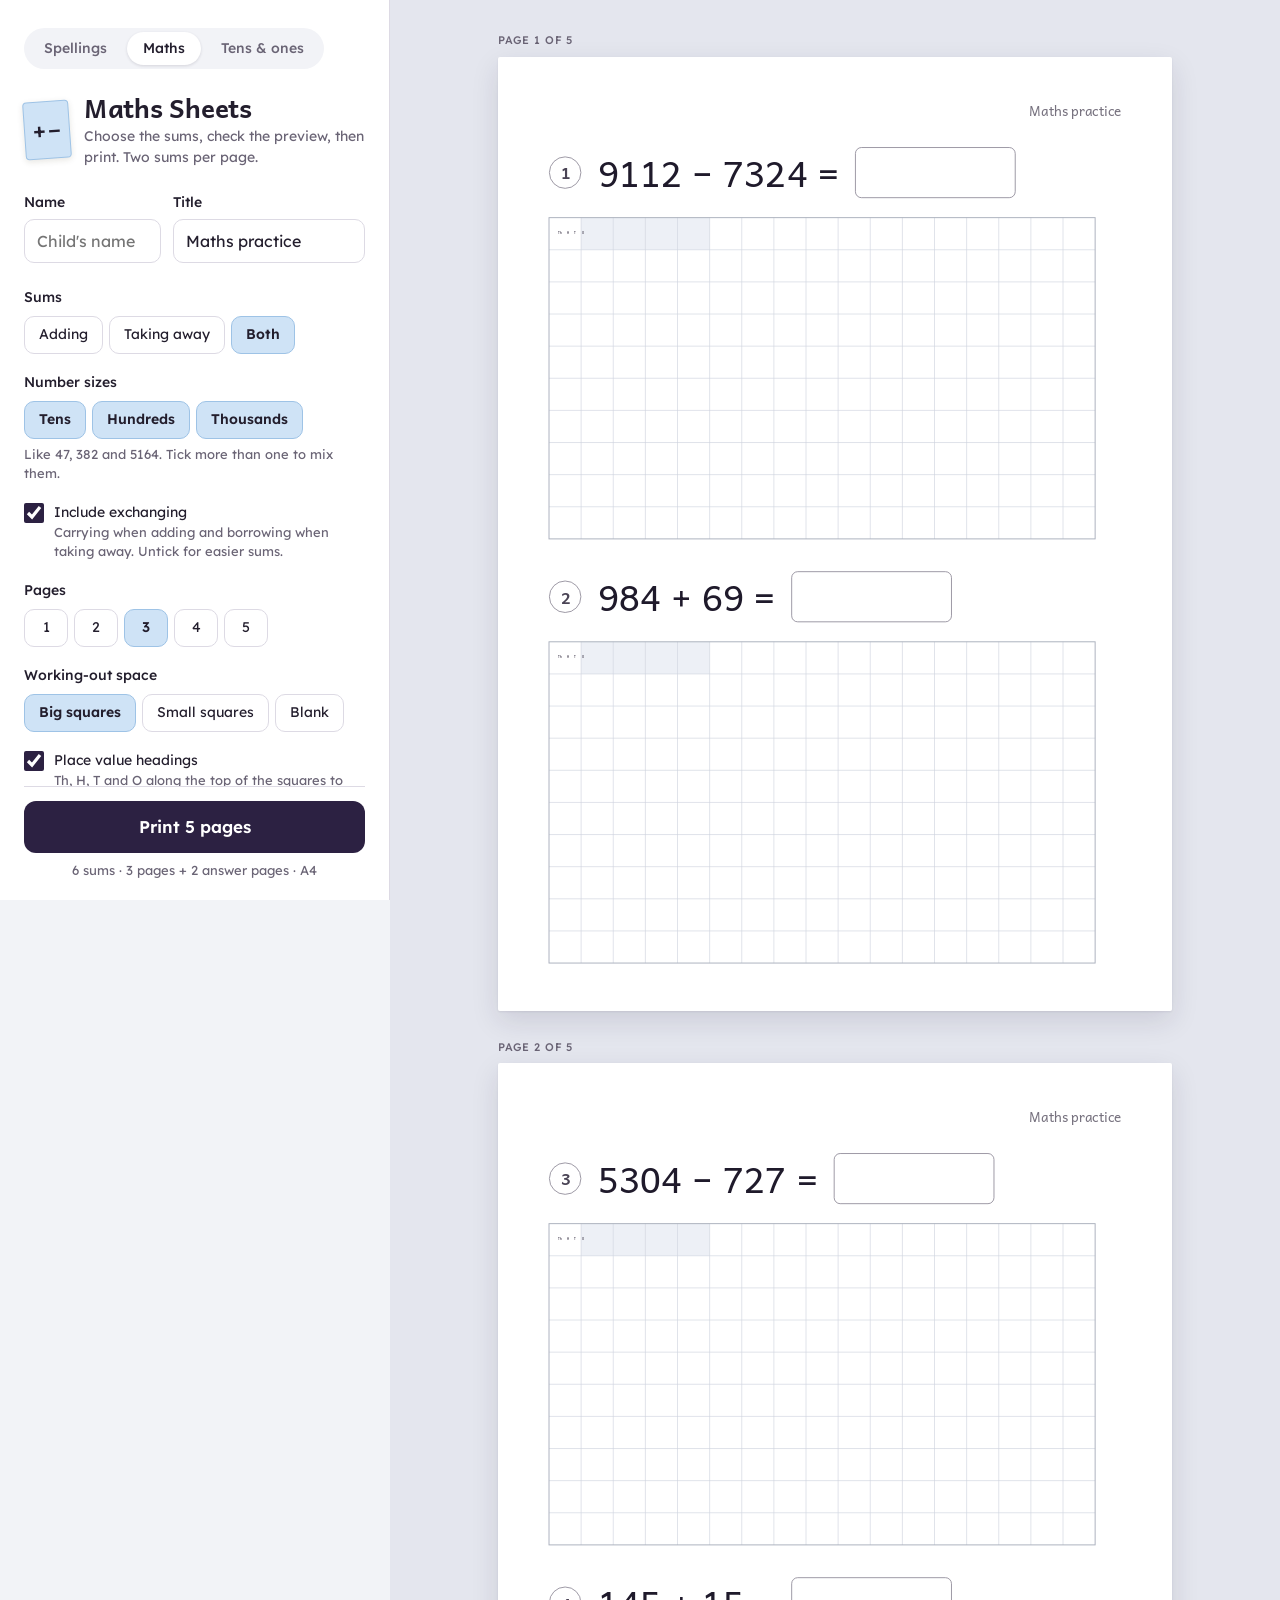
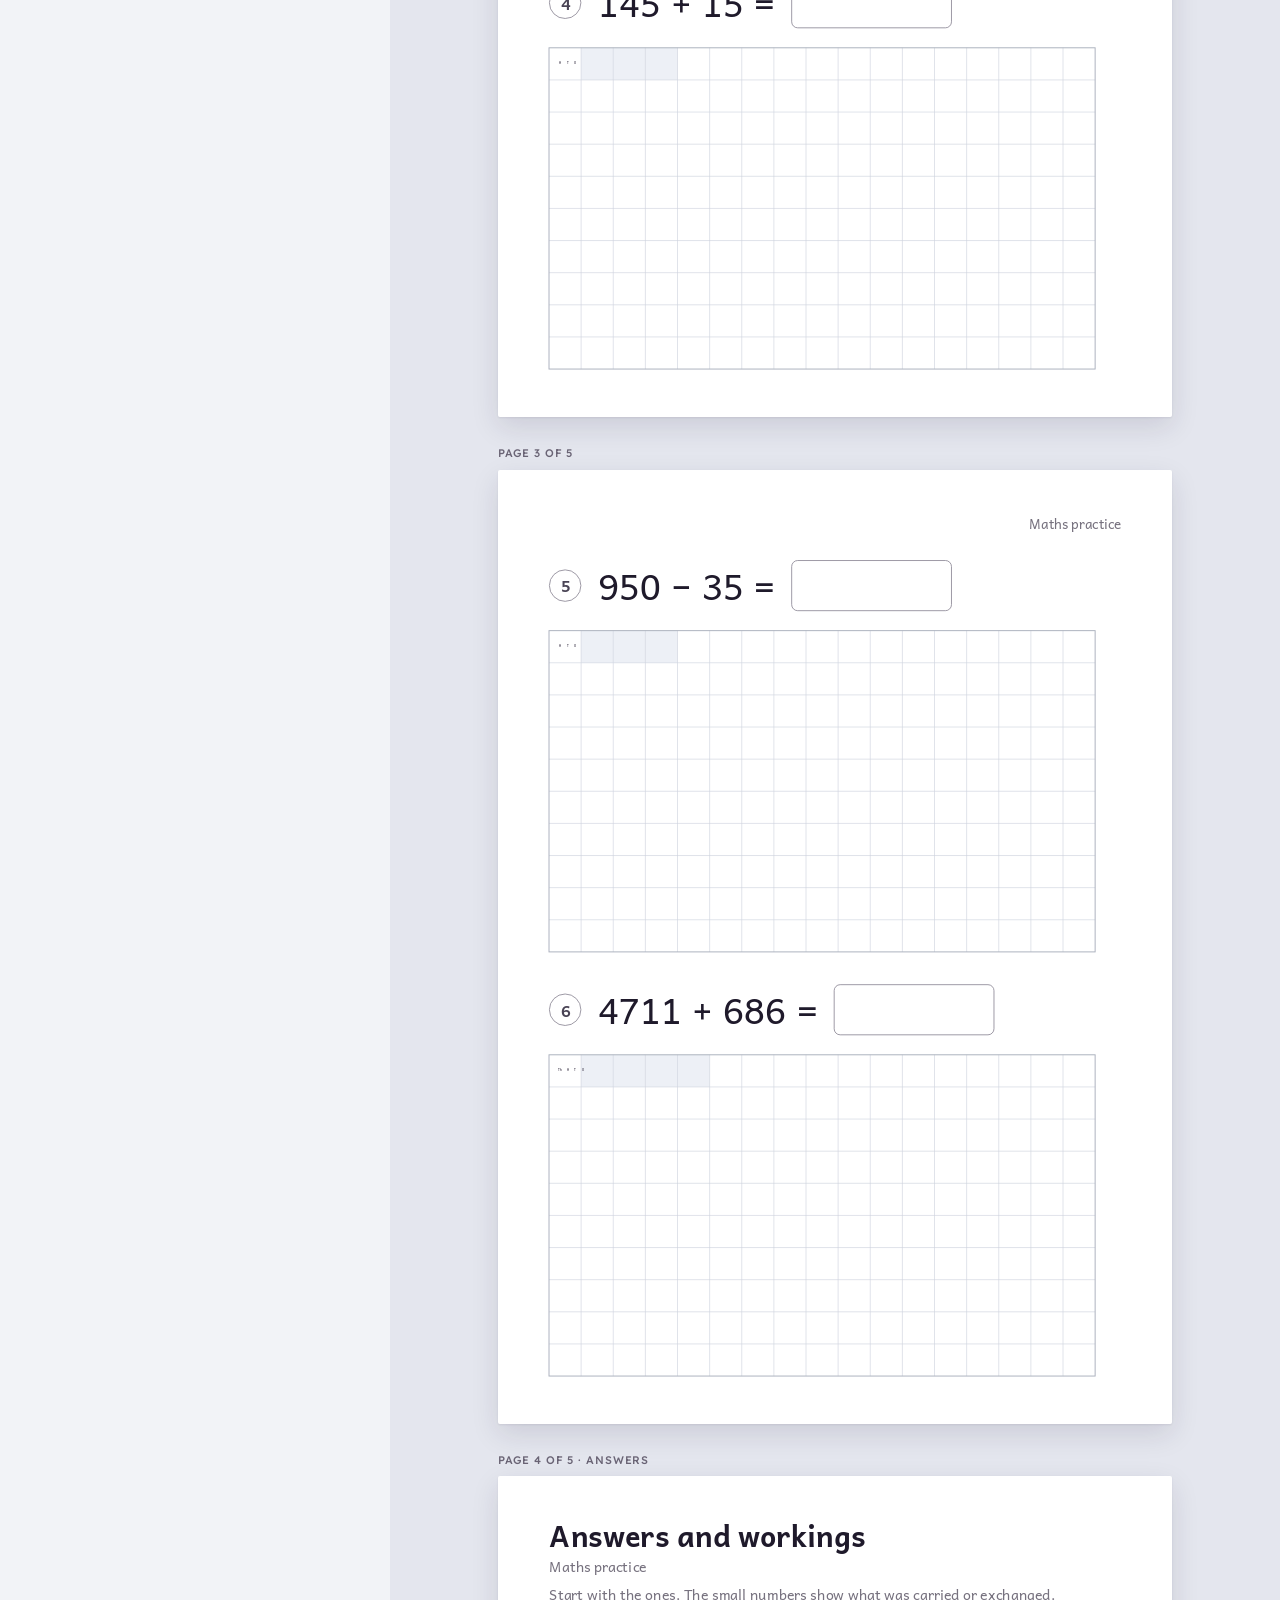
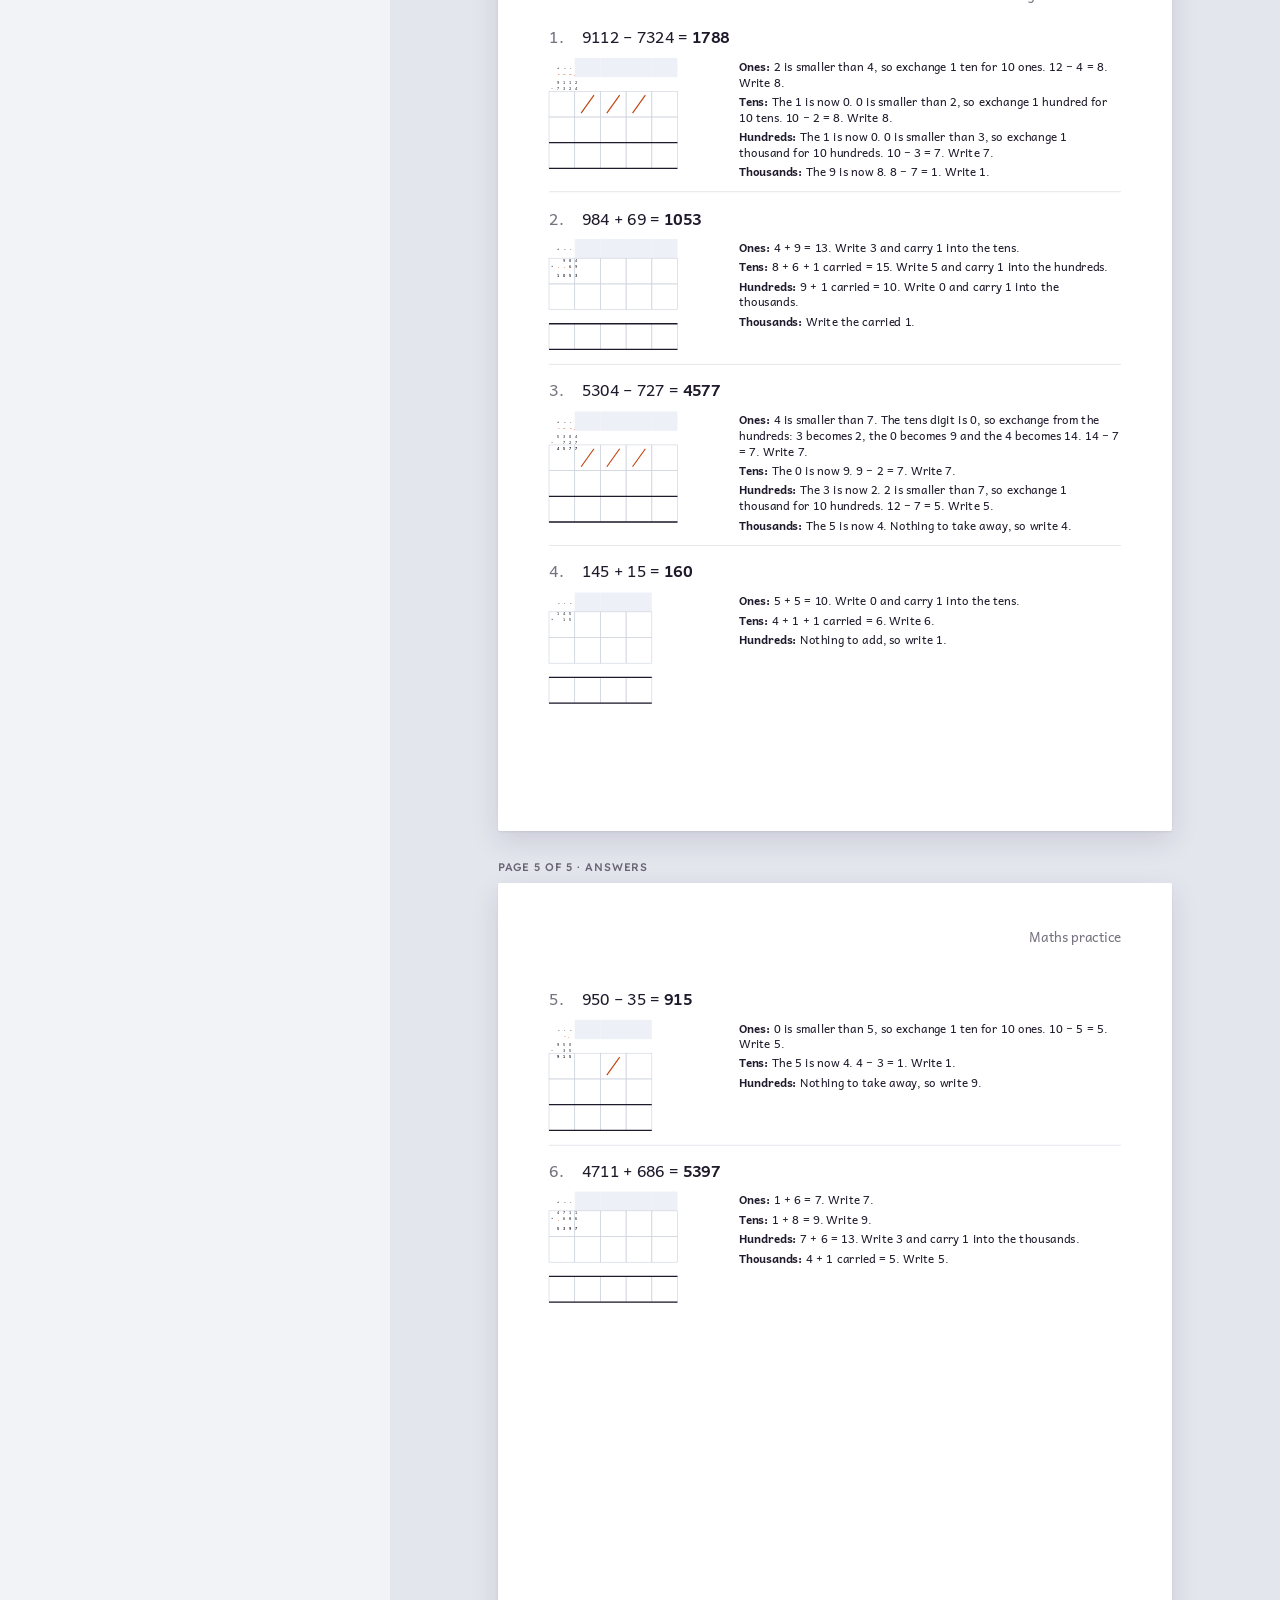
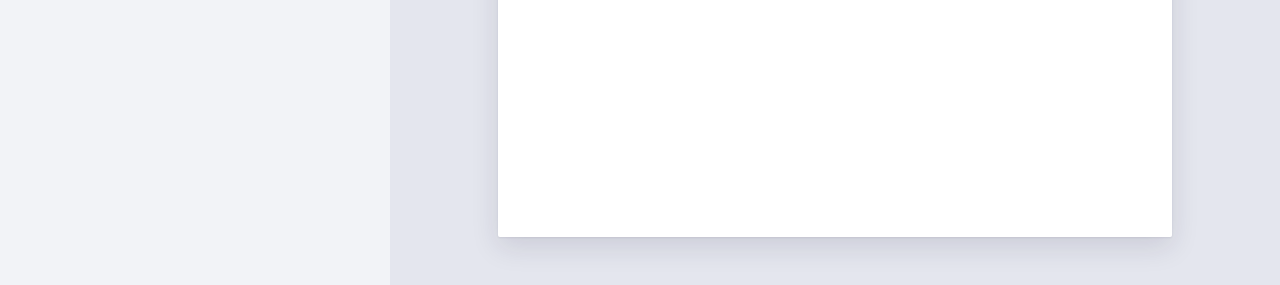
<file: maths.html>
<!doctype html>
<html lang="en-GB">
<head>
<meta charset="utf-8">
<meta name="viewport" content="width=device-width, initial-scale=1, viewport-fit=cover">
<title>Maths Sheets</title>
<link rel="preconnect" href="https://fonts.googleapis.com">
<link rel="preconnect" href="https://fonts.gstatic.com" crossorigin>
<link rel="stylesheet" href="https://fonts.googleapis.com/css2?family=Andika:wght@400;700&family=Lexend:wght@400;500;600&display=swap">
<link rel="stylesheet" href="app.css">
<style>
/* Blue like a school maths book, in place of the yellow spelling card. */
:root {
  --card: #cfe3f6;
  --card-edge: #9ec3e6;
}
.brand-card { font-size: 24px; letter-spacing: 0.04em; }

/* Maths sheet layouts (sizes in mm). */
.qs { display: flex; flex-direction: column; gap: 8mm; }
.q { flex: none; display: flex; flex-direction: column; gap: 4mm; }
.q-row { flex: none; display: flex; align-items: center; gap: 5mm; height: 20mm; }
.q-num {
  flex: none;
  width: 10mm;
  height: 10mm;
  border: 0.4mm solid #8d8896;
  border-radius: 50%;
  display: grid;
  place-items: center;
  font-size: 5mm;
  font-weight: 700;
  color: #4a4455;
}
.q-calc { font-size: 11mm; line-height: 1; white-space: nowrap; letter-spacing: 0.02em; }
.q-answer { flex: none; width: 50mm; height: 16mm; border: 0.5mm solid #8d8896; border-radius: 2mm; }
.blank-space { flex: none; border: 0.3mm solid #c9cdd6; border-radius: 2mm; }

.answers-head { flex: none; }
.answers-head h2 { margin: 0; font-size: 9mm; line-height: 1; }
.answers-head p { margin: 2mm 0 0; font-size: 4.4mm; color: #77727f; }
.answers { margin: 8mm 0 0; padding: 0; list-style: none; columns: 2; column-gap: 12mm; font-size: 5.5mm; }
.answers li { break-inside: avoid; display: flex; gap: 3mm; padding: 2.5mm 0; border-bottom: 0.2mm solid #e3e1e8; }
.answers .n { flex: none; width: 8mm; color: #77727f; }

.worked { display: flex; flex-direction: column; margin-top: 6mm; }
.w-card {
  display: grid;
  grid-template-columns: 52mm minmax(0, 1fr);
  column-gap: 7mm;
  row-gap: 3mm;
  padding: 4mm 0;
  border-top: 0.2mm solid #e3e1e8;
}
.w-card:first-child { border-top: 0; padding-top: 0; }
.w-title { grid-column: 1 / -1; margin: 0; display: flex; gap: 3mm; font-size: 5mm; }
.w-title .n { flex: none; width: 7mm; color: #77727f; }
.steps { margin: 0; padding: 0; list-style: none; display: flex; flex-direction: column; gap: 1.2mm; font-size: 3.6mm; line-height: 1.35; }

fieldset .hint { margin-top: 6px; }
</style>
</head>
<body>
<div class="app">
  <form class="panel" id="controls" autocomplete="off" novalidate>
    <nav class="switch" aria-label="Sheets">
      <a href="index.html">Spellings</a>
      <a href="maths.html" aria-current="page">Maths</a>
      <a href="tens-and-ones.html">Tens &amp; ones</a>
    </nav>

    <header class="brand">
      <div class="brand-card" aria-hidden="true">+−</div>
      <div>
        <h1>Maths Sheets</h1>
        <p>Choose the sums, check the preview, then print. Two sums per page.</p>
      </div>
    </header>

    <div class="pair">
      <div class="field">
        <label for="name">Name</label>
        <input type="text" id="name" name="name" autocapitalize="words" placeholder="Child's name">
      </div>
      <div class="field">
        <label for="title">Title</label>
        <input type="text" id="title" name="title">
      </div>
    </div>

    <div class="options">
      <fieldset>
        <legend>Sums</legend>
        <div class="seg-row">
          <label><input type="radio" name="ops" value="add"><span>Adding</span></label>
          <label><input type="radio" name="ops" value="sub"><span>Taking away</span></label>
          <label><input type="radio" name="ops" value="both"><span>Both</span></label>
        </div>
      </fieldset>

      <fieldset>
        <legend>Number sizes</legend>
        <div class="seg-row">
          <label><input type="checkbox" name="tens"><span>Tens</span></label>
          <label><input type="checkbox" name="hundreds"><span>Hundreds</span></label>
          <label><input type="checkbox" name="thousands"><span>Thousands</span></label>
        </div>
        <p class="hint">Like 47, 382 and 5164. Tick more than one to mix them.</p>
      </fieldset>

      <label class="check">
        <input type="checkbox" name="exchange">
        <span>Include exchanging<small>Carrying when adding and borrowing when taking away. Untick for easier sums.</small></span>
      </label>

      <fieldset>
        <legend>Pages</legend>
        <div class="seg-row">
          <label><input type="radio" name="pages" value="1"><span>1</span></label>
          <label><input type="radio" name="pages" value="2"><span>2</span></label>
          <label><input type="radio" name="pages" value="3"><span>3</span></label>
          <label><input type="radio" name="pages" value="4"><span>4</span></label>
          <label><input type="radio" name="pages" value="5"><span>5</span></label>
        </div>
      </fieldset>

      <fieldset>
        <legend>Working-out space</legend>
        <div class="seg-row">
          <label><input type="radio" name="space" value="big"><span>Big squares</span></label>
          <label><input type="radio" name="space" value="small"><span>Small squares</span></label>
          <label><input type="radio" name="space" value="blank"><span>Blank</span></label>
        </div>
      </fieldset>

      <label class="check" data-show="space:big small">
        <input type="checkbox" name="headings">
        <span>Place value headings<small>Th, H, T and O along the top of the squares to line the digits up.</small></span>
      </label>

      <fieldset>
        <legend>Answers</legend>
        <div class="seg-row">
          <label><input type="radio" name="answers" value="worked"><span>With workings</span></label>
          <label><input type="radio" name="answers" value="quick"><span>Answers only</span></label>
          <label><input type="radio" name="answers" value="none"><span>None</span></label>
        </div>
        <p class="hint">Printed after the sums. With workings shows each sum done in columns, step by step.</p>
      </fieldset>

      <div class="field">
        <button type="button" class="btn-secondary" id="newSums">New sums</button>
        <p class="hint">You get a fresh set each time you open this page or press Print.</p>
      </div>
    </div>

    <div class="print-box">
      <button type="button" class="btn-primary" id="printBtn">Print</button>
      <p class="summary" id="summary"></p>
    </div>
  </form>

  <main class="preview" id="preview" aria-label="Print preview">
    <div class="sheets" id="sheets"></div>
  </main>
</div>

<script src="sheet-app.js"></script>
<script>
(() => {
  "use strict";

  const { PAGE, HEAD_H, r2, plural, esc, chunk, seededRandom, hasHead, sheetHead } = window.SheetApp;
  const SUMS_PER_PAGE = 2;
  const BLOCK_GAP = 8;
  const QUESTION_H = 20;
  const QUESTION_GAP = 4;
  const SQUARE = { big: 10, small: 7 };
  const DIGITS = { tens: 2, hundreds: 3, thousands: 4 };
  const PLACE_VALUES = ["TTh", "Th", "H", "T", "O"];
  const MINUS = "−";

  const COLOURS = {
    grid: "#cfd4de",
    gridEdge: "#aab0bd",
    headingFill: "#edf0f6",
    headingText: "#4a4455",
    ink: "#1f1a2b",
    mark: "#c2410c",
  };

  const DEFAULTS = {
    name: "",
    title: "Maths practice",
    ops: "both",
    tens: true,
    hundreds: true,
    thousands: true,
    exchange: true,
    pages: "3",
    space: "big",
    headings: true,
    answers: "worked",
    seed: 0,
  };

  // ---------- Making the sums ----------

  // True when the column method needs a carry (adding) or a borrow (taking away) somewhere.
  function needsExchange(a, b, op) {
    for (let x = a, y = b; x > 0 || y > 0; x = Math.floor(x / 10), y = Math.floor(y / 10)) {
      const da = x % 10;
      const db = y % 10;
      if (op === "+" ? da + db > 9 : da < db) return true;
    }
    return false;
  }

  function makeSums(s) {
    const sizes = Object.keys(DIGITS).filter((k) => s[k]).map((k) => DIGITS[k]);
    if (!sizes.length) return [];

    const rand = seededRandom(s.seed);
    const pick = (list) => list[Math.floor(rand() * list.length)];
    const number = (digits) => 10 ** (digits - 1) + Math.floor(rand() * 9 * 10 ** (digits - 1));
    const ops = s.ops === "add" ? ["+"] : s.ops === "sub" ? [MINUS] : ["+", MINUS];
    const firstOp = Math.floor(rand() * ops.length);
    const count = (Number(s.pages) || 1) * SUMS_PER_PAGE;
    const seen = new Set();
    const sums = [];

    for (let i = 0; i < count; i++) {
      const op = ops[(firstOp + i) % ops.length];
      let chosen = null;
      let fallback = null;

      for (let tries = 0; tries < 500 && !chosen; tries++) {
        let lenA = pick(sizes);
        let lenB = pick(sizes);
        if (lenB > lenA) [lenA, lenB] = [lenB, lenA];
        let a = number(lenA);
        let b = number(lenB);
        if (b > a) [a, b] = [b, a];
        if (op === MINUS && a === b) continue;
        if (seen.has(`${a}${op}${b}`)) continue;

        const sum = { a, b, op, answer: op === "+" ? a + b : a - b };
        fallback = fallback || sum;
        if (needsExchange(a, b, op) === Boolean(s.exchange)) chosen = sum;
      }

      const sum = chosen || fallback;
      if (!sum) continue;
      seen.add(`${sum.a}${sum.op}${sum.b}`);
      sums.push(sum);
    }
    return sums;
  }

  // ---------- Drawing ----------

  function squares({ width, height, sq, labels }) {
    const cols = Math.floor(width / sq);
    const rows = Math.floor(height / sq);
    const w = cols * sq;
    const h = rows * sq;
    let out = "";

    // Place value headings sit one square in, leaving room for the + or − sign.
    labels.forEach((label, i) => {
      const x = (i + 1) * sq;
      out += `<rect x="${r2(x)}" y="0" width="${sq}" height="${sq}" fill="${COLOURS.headingFill}"/>`;
      out += `<text x="${r2(x + sq / 2)}" y="${r2(sq * 0.66)}" font-size="${r2(sq * 0.38)}" font-weight="700" text-anchor="middle" fill="${COLOURS.headingText}">${label}</text>`;
    });
    for (let c = 1; c < cols; c++) {
      out += `<line x1="${r2(c * sq)}" x2="${r2(c * sq)}" y1="0" y2="${r2(h)}" stroke="${COLOURS.grid}" stroke-width="0.2"/>`;
    }
    for (let r = 1; r < rows; r++) {
      out += `<line x1="0" x2="${r2(w)}" y1="${r2(r * sq)}" y2="${r2(r * sq)}" stroke="${COLOURS.grid}" stroke-width="0.2"/>`;
    }
    out += `<rect x="0" y="0" width="${r2(w)}" height="${r2(h)}" fill="none" stroke="${COLOURS.gridEdge}" stroke-width="0.3"/>`;
    return `<svg width="${r2(w)}mm" height="${r2(h)}mm" viewBox="0 0 ${r2(w)} ${r2(h)}" aria-hidden="true">${out}</svg>`;
  }

  function workingSpace(s, sum, height) {
    if (s.space === "blank") return `<div class="blank-space" style="height:${r2(height)}mm"></div>`;
    const digits = Math.max(...[sum.a, sum.b, sum.answer].map((n) => String(n).length), 2);
    const labels = s.headings ? PLACE_VALUES.slice(PLACE_VALUES.length - digits) : [];
    return squares({ width: PAGE.CONTENT_W, height, sq: SQUARE[s.space], labels });
  }

  const calcText = (sum) => `${sum.a} ${sum.op} ${sum.b} =`;

  function questionPages(s, sums) {
    const headH = hasHead(s) ? HEAD_H : 0;
    const blockH = (PAGE.CONTENT_H - headH - (SUMS_PER_PAGE - 1) * BLOCK_GAP) / SUMS_PER_PAGE;
    const spaceH = blockH - QUESTION_H - QUESTION_GAP;

    return chunk(sums, SUMS_PER_PAGE).map((group, p) => {
      const blocks = group.map((sum, i) => `<section class="q" style="height:${r2(blockH)}mm">
          <div class="q-row">
            <span class="q-num">${p * SUMS_PER_PAGE + i + 1}</span>
            <span class="q-calc">${calcText(sum)}</span>
            <span class="q-answer"></span>
          </div>
          ${workingSpace(s, sum, spaceH)}
        </section>`);
      return `${sheetHead(s)}<div class="qs">${blocks.join("")}</div>`;
    });
  }

  function answersHead(s, heading, note = "") {
    const sub = [s.name.trim(), s.title.trim()].filter(Boolean).map(esc).join(" · ");
    const lines = [sub, note].filter(Boolean).map((line) => `<p>${line}</p>`).join("");
    return `<header class="answers-head"><h2>${heading}</h2>${lines}</header>`;
  }

  function quickAnswerPages(s, sums) {
    const items = sums
      .map((sum, i) => `<li><span class="n">${i + 1}.</span><span>${calcText(sum)} <b>${sum.answer}</b></span></li>`)
      .join("");
    return [{ label: "Answers", html: `${answersHead(s, "Answers")}<ol class="answers">${items}</ol>` }];
  }

  // ---------- Worked answers ----------

  const PLACE_NAMES = ["ones", "tens", "hundreds", "thousands", "ten thousands"];
  const UNIT_NAMES = ["one", "ten", "hundred", "thousand", "ten thousand"];
  const WORKED_PER_PAGE = 4;
  const CELL = 8;

  const digitsOnesFirst = (n) => String(n).split("").reverse().map(Number);
  const capital = (text) => text[0].toUpperCase() + text.slice(1);
  const listWords = (words) => (words.length > 1 ? `${words.slice(0, -1).join(", ")} and ${words[words.length - 1]}` : words[0]);

  // Column addition, ones first: which columns get a carried 1, and a line of explanation per column.
  function workAddition(a, b) {
    const A = digitsOnesFirst(a);
    const B = digitsOnesFirst(b);
    const carries = [];
    const steps = [];
    let carry = 0;

    for (let i = 0; i < Math.max(A.length, B.length); i++) {
      const parts = [A[i], B[i]].filter((d) => d !== undefined);
      const total = parts.reduce((t, d) => t + d, 0) + carry;
      const sumText = `${parts.join(" + ")}${carry ? ` + ${carry} carried` : ""}`;
      let text;
      if (parts.length === 1 && !carry) text = `Nothing to add, so write ${parts[0]}.`;
      else if (total >= 10) text = `${sumText} = ${total}. Write ${total % 10} and carry 1 into the ${PLACE_NAMES[i + 1]}.`;
      else text = `${sumText} = ${total}. Write ${total}.`;
      steps.push({ place: i, text });
      carry = total >= 10 ? 1 : 0;
      if (carry) carries[i + 1] = true;
    }
    if (carry) steps.push({ place: steps.length, text: "Write the carried 1." });
    return { carries, steps };
  }

  // Column subtraction by exchanging, ones first. Records the new value written above each
  // crossed-out top digit, which columns receive an extra 10, and a line per column.
  function workSubtraction(a, b) {
    const A = digitsOnesFirst(a);
    const B = digitsOnesFirst(b);
    const answerLength = String(a - b).length;
    const cur = [...A];
    const crossed = [];
    const gotTen = [];
    const steps = [];

    for (let i = 0; i < A.length; i++) {
      const db = B[i];
      let text = crossed[i] !== undefined ? `The ${A[i]} is now ${cur[i]}. ` : "";

      if (db !== undefined && cur[i] < db) {
        let j = i + 1;
        while (cur[j] === 0) j++;
        const zeros = [];
        for (let k = i + 1; k < j; k++) zeros.push(k);
        const from = cur[j];
        cur[j] -= 1;
        crossed[j] = cur[j];
        zeros.forEach((k) => { cur[k] = 9; crossed[k] = 9; });
        const before = cur[i];
        cur[i] += 10;
        gotTen[i] = true;

        if (!zeros.length) {
          text += `${before} is smaller than ${db}, so exchange 1 ${UNIT_NAMES[j]} for 10 ${PLACE_NAMES[i]}. `;
        } else {
          const names = listWords(zeros.map((k) => PLACE_NAMES[k]));
          const zeroWords = zeros.length > 1 ? "digits are 0" : "digit is 0";
          const nines = zeros.length > 1 ? "each 0 becomes 9" : "the 0 becomes 9";
          text += `${before} is smaller than ${db}. The ${names} ${zeroWords}, so exchange from the ${PLACE_NAMES[j]}: ${from} becomes ${cur[j]}, ${nines} and the ${before} becomes ${cur[i]}. `;
        }
      }

      if (i >= answerLength) text += `${db !== undefined ? `${cur[i]} − ${db} = 0` : "Nothing is left"}, so leave it blank.`;
      else if (db === undefined) text += `Nothing to take away, so write ${cur[i]}.`;
      else text += `${cur[i]} − ${db} = ${cur[i] - db}. Write ${cur[i] - db}.`;
      steps.push({ place: i, text });
    }
    return { crossed, gotTen, steps };
  }

  // The sum set out in columns under place value headings, with carries and exchanges marked.
  function columnWorking(sum) {
    const c = CELL;
    const isAdd = sum.op === "+";
    const work = isAdd ? workAddition(sum.a, sum.b) : workSubtraction(sum.a, sum.b);
    const A = digitsOnesFirst(sum.a);
    const B = digitsOnesFirst(sum.b);
    const R = digitsOnesFirst(sum.answer);
    const n = Math.max(A.length, B.length, R.length);
    const width = (n + 1) * c;
    const x = (place) => (n - place) * c; // left edge of a place's column; the sign has the first column
    const small = 0.55 * c;

    let y = 0;
    const yHead = y;
    y += 0.75 * c;
    const yMarks = y;
    if (!isAdd) y += small;
    const yA = y;
    y += c;
    const yB = y;
    y += c;
    const yCarry = y;
    if (isAdd) y += small;
    const yAnswer = y;
    y += c;
    const height = y + 0.5;

    const digit = (text, left, top, weight = 400) =>
      `<text x="${r2(left + c / 2)}" y="${r2(top + 0.72 * c)}" font-size="${r2(0.62 * c)}" font-weight="${weight}" text-anchor="middle" fill="${COLOURS.ink}">${text}</text>`;
    const mark = (text, cx, baseline, size) =>
      `<text x="${r2(cx)}" y="${r2(baseline)}" font-size="${r2(size)}" text-anchor="middle" fill="${COLOURS.mark}">${text}</text>`;

    let out = "";
    for (let p = 0; p < n; p++) {
      out += `<rect x="${r2(x(p))}" y="${yHead}" width="${c}" height="${r2(0.75 * c)}" fill="${COLOURS.headingFill}"/>`;
      out += `<text x="${r2(x(p) + c / 2)}" y="${r2(yHead + 0.52 * c)}" font-size="${r2(0.32 * c)}" font-weight="700" text-anchor="middle" fill="${COLOURS.headingText}">${PLACE_VALUES[PLACE_VALUES.length - 1 - p]}</text>`;
    }
    for (const top of [yA, yB, yAnswer]) {
      for (let col = 0; col <= n; col++) {
        out += `<rect x="${col * c}" y="${r2(top)}" width="${c}" height="${c}" fill="none" stroke="${COLOURS.grid}" stroke-width="0.2"/>`;
      }
    }

    A.forEach((d, p) => {
      out += digit(d, x(p), yA);
      if (isAdd) return;
      if (work.crossed[p] !== undefined) {
        out += `<line x1="${r2(x(p) + 0.25 * c)}" y1="${r2(yA + 0.85 * c)}" x2="${r2(x(p) + 0.75 * c)}" y2="${r2(yA + 0.15 * c)}" stroke="${COLOURS.mark}" stroke-width="0.35"/>`;
        out += mark(`${work.gotTen[p] ? "1" : ""}${work.crossed[p]}`, x(p) + c / 2, yMarks + 0.45 * c, 0.42 * c);
      } else if (work.gotTen[p]) {
        out += mark("1", x(p) + 0.17 * c, yA + 0.42 * c, 0.36 * c);
      }
    });
    out += digit(sum.op, 0, yB);
    B.forEach((d, p) => { out += digit(d, x(p), yB); });
    if (isAdd) {
      work.carries.forEach((carried, p) => { if (carried) out += mark("1", x(p) + c / 2, yCarry + 0.45 * c, 0.42 * c); });
    }
    R.forEach((d, p) => { out += digit(d, x(p), yAnswer, 700); });
    for (const lineY of [yAnswer, yAnswer + c]) {
      out += `<line x1="0" x2="${r2(width)}" y1="${r2(lineY)}" y2="${r2(lineY)}" stroke="${COLOURS.ink}" stroke-width="0.4"/>`;
    }

    const svg = `<svg width="${r2(width)}mm" height="${r2(height)}mm" viewBox="0 0 ${r2(width)} ${r2(height)}" aria-hidden="true">${out}</svg>`;
    return { svg, steps: work.steps };
  }

  function workedAnswerPages(s, sums) {
    const cards = sums.map((sum, i) => {
      const { svg, steps } = columnWorking(sum);
      const items = steps.map((step) => `<li><b>${capital(PLACE_NAMES[step.place])}:</b> ${step.text}</li>`).join("");
      return `<section class="w-card">
          <p class="w-title"><span class="n">${i + 1}.</span><span>${calcText(sum)} <b>${sum.answer}</b></span></p>
          ${svg}
          <ol class="steps">${items}</ol>
        </section>`;
    });
    const note = "Start with the ones. The small numbers show what was carried or exchanged.";
    return chunk(cards, WORKED_PER_PAGE).map((group, i) => ({
      label: "Answers",
      html: `${i === 0 ? answersHead(s, "Answers and workings", note) : sheetHead(s)}<div class="worked">${group.join("")}</div>`,
    }));
  }

  function build(s) {
    const sums = makeSums(s);
    if (!sums.length) {
      return { empty: "Tick at least one number size to make some sums.", summary: "Pick a number size to print." };
    }
    const questions = questionPages(s, sums);
    const answers = s.answers === "worked" ? workedAnswerPages(s, sums) : s.answers === "quick" ? quickAnswerPages(s, sums) : [];
    const extra = answers.length ? ` + ${plural(answers.length, "answer page")}` : "";
    return {
      pages: [...questions, ...answers],
      summary: `${plural(sums.length, "sum")} · ${plural(questions.length, "page")}${extra} · A4`,
    };
  }

  // Answers used to be a single on/off tick box.
  function migrate(state) {
    if (typeof state.answers === "boolean") state.answers = state.answers ? "worked" : "none";
  }

  const app = window.SheetApp.start({ storeKey: "maths-sheets:v1", defaults: DEFAULTS, build, migrate, fresh: true });
  document.getElementById("newSums").addEventListener("click", app.reseed);
  app.render();
})();
</script>
</body>
</html>
</file>
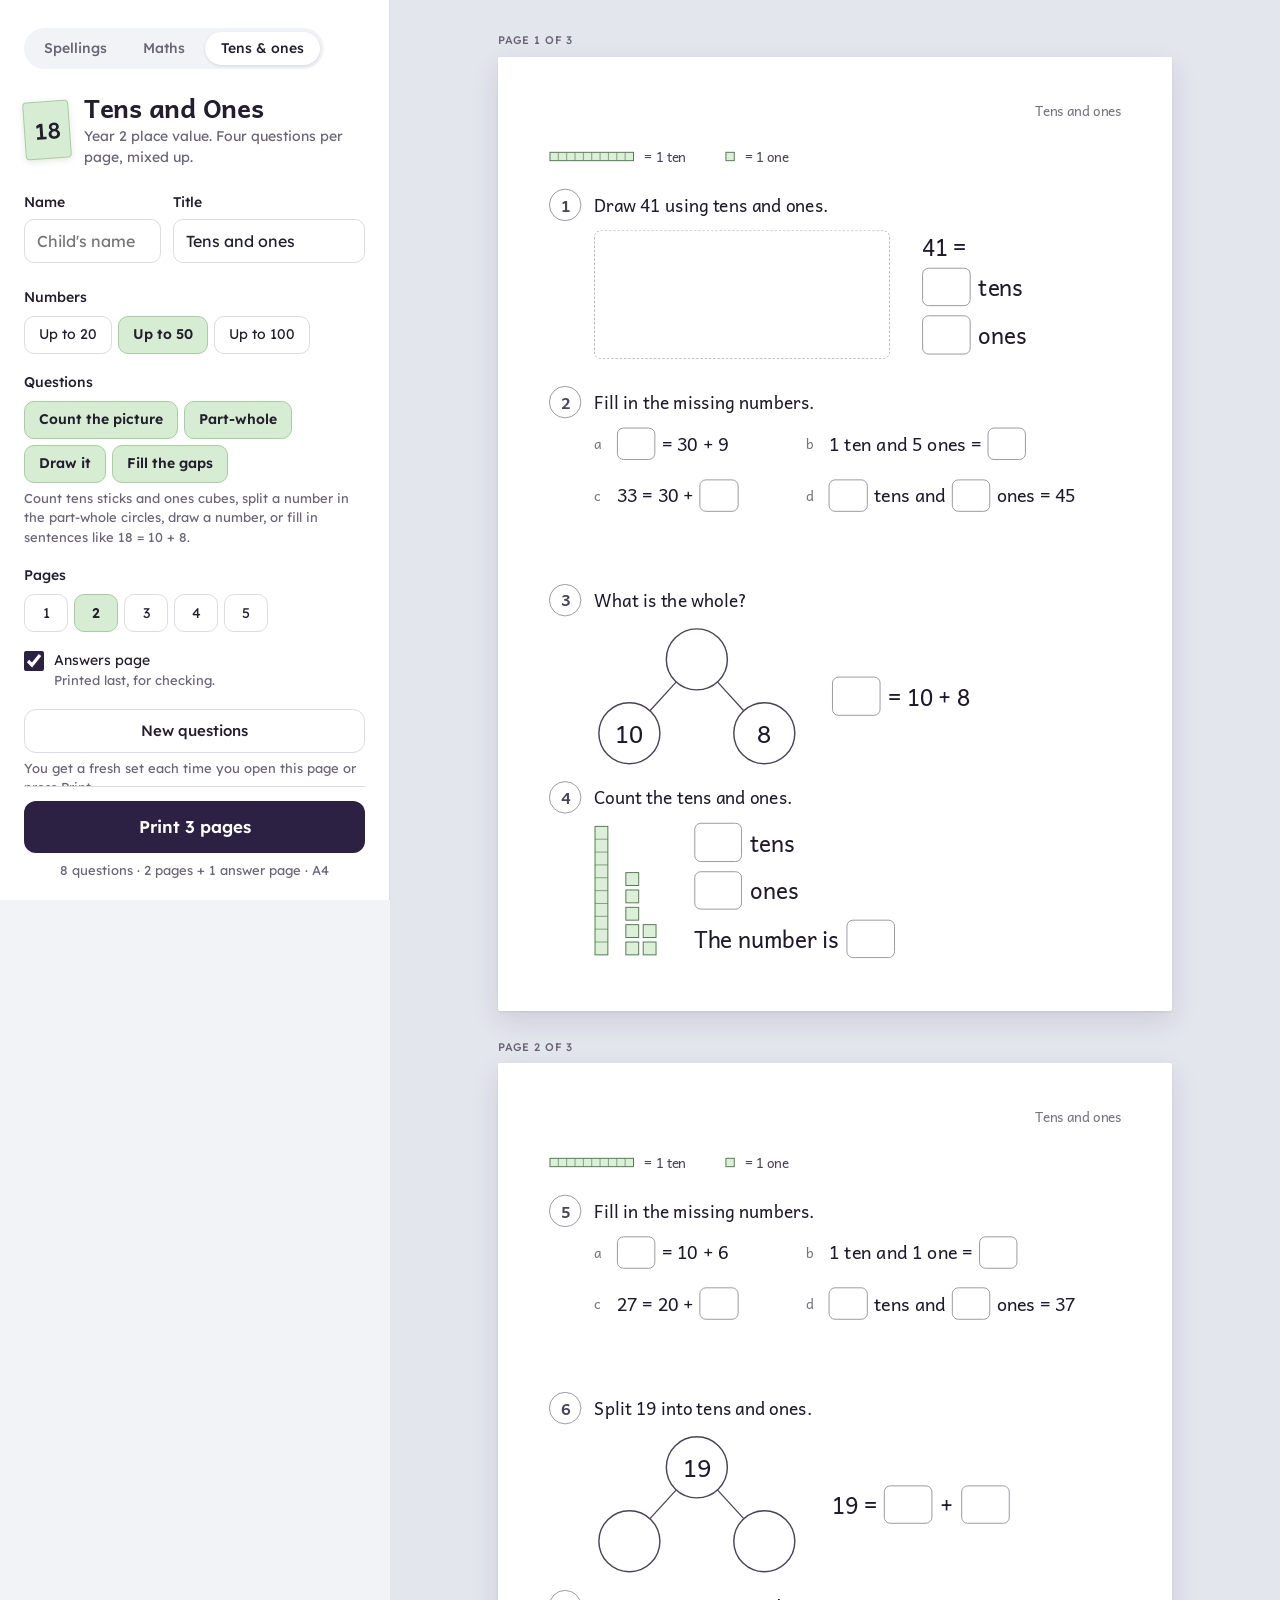
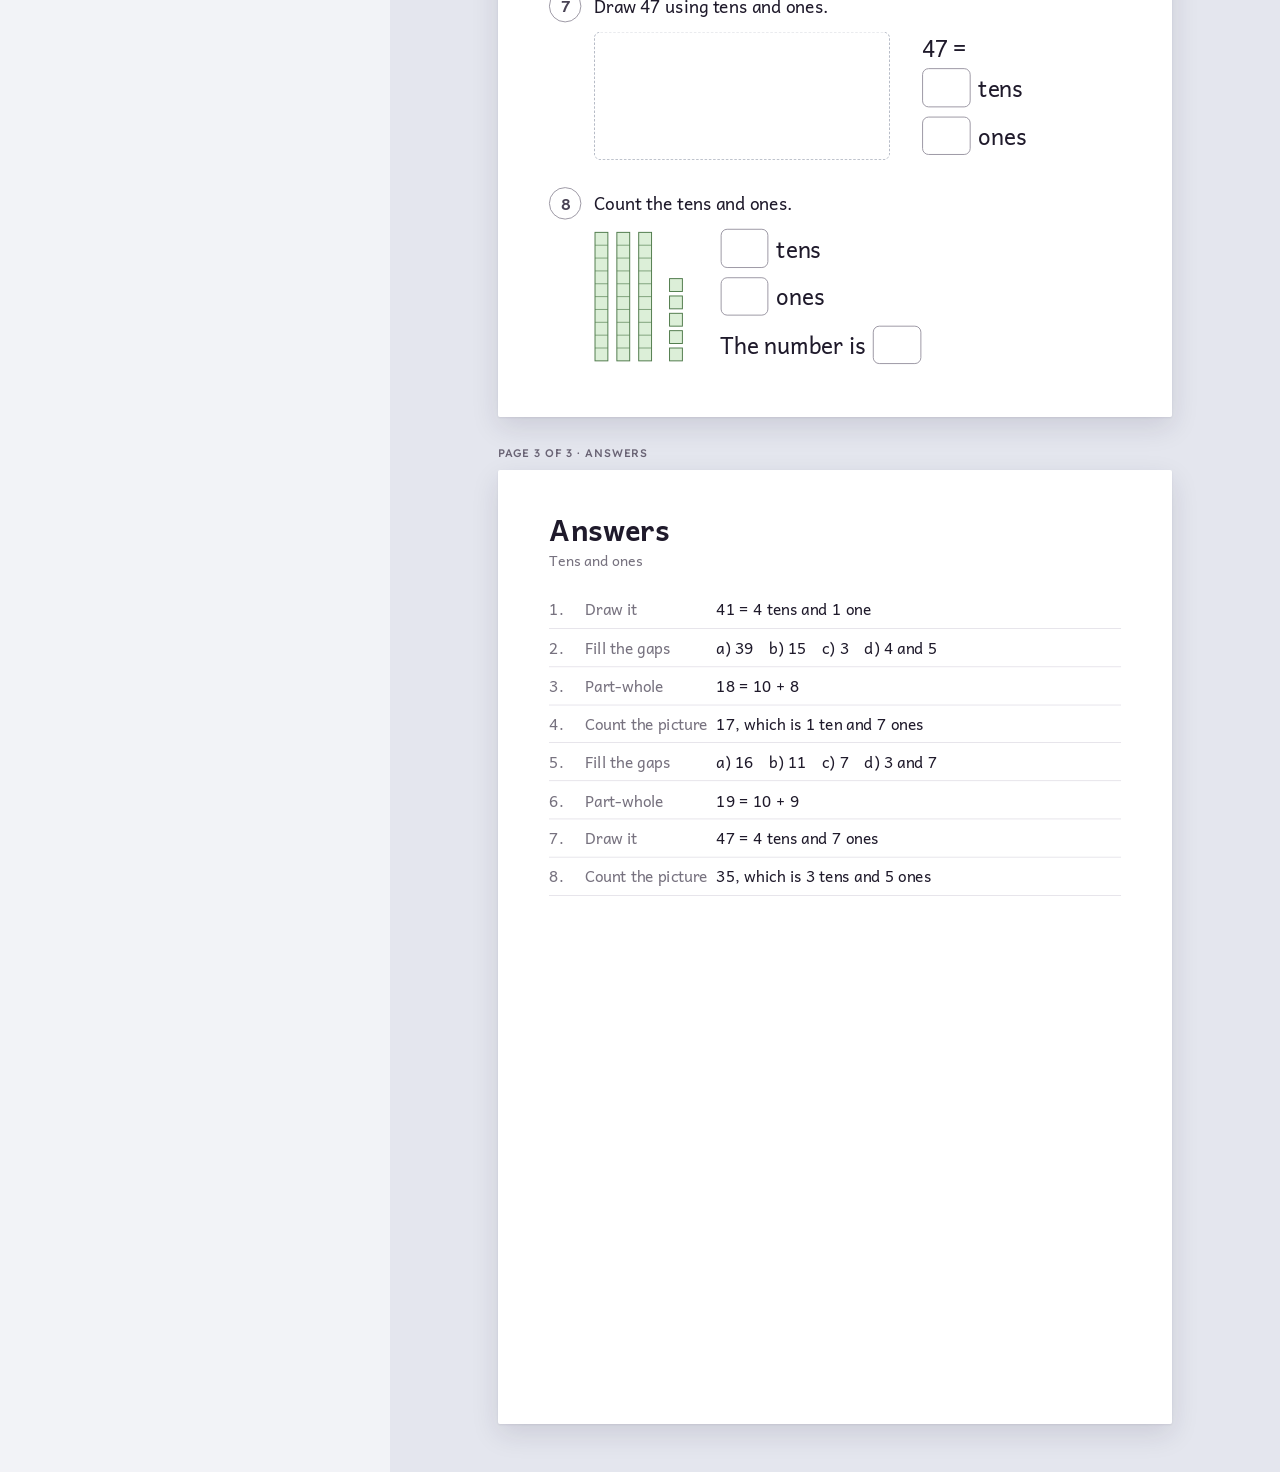
<file: tens-and-ones.html>
<!doctype html>
<html lang="en-GB">
<head>
<meta charset="utf-8">
<meta name="viewport" content="width=device-width, initial-scale=1, viewport-fit=cover">
<title>Tens and Ones</title>
<link rel="preconnect" href="https://fonts.googleapis.com">
<link rel="preconnect" href="https://fonts.gstatic.com" crossorigin>
<link rel="stylesheet" href="https://fonts.googleapis.com/css2?family=Andika:wght@400;700&family=Lexend:wght@400;500;600&display=swap">
<link rel="stylesheet" href="app.css">
<style>
/* Green like base-ten blocks, in place of the yellow spelling card. */
:root {
  --card: #d6edd3;
  --card-edge: #a5cf9f;
}
.brand-card { font-size: 22px; }
fieldset .hint { margin-top: 6px; }

/* Tens and ones sheet layouts (sizes in mm). */
.pv-page { display: flex; flex-direction: column; gap: 5mm; }
.key { flex: none; display: flex; align-items: center; gap: 3mm; font-size: 4.2mm; color: #4a4455; }
.key svg { flex: none; }
.key .spacer { width: 6mm; }
.pv-q { flex: none; display: grid; grid-template-columns: 10mm minmax(0, 1fr); column-gap: 4mm; }
.pv-num {
  width: 10mm;
  height: 10mm;
  border: 0.4mm solid #8d8896;
  border-radius: 50%;
  display: grid;
  place-items: center;
  font-size: 5mm;
  font-weight: 700;
  color: #4a4455;
}
.pv-body { display: flex; flex-direction: column; gap: 3mm; min-width: 0; }
.pv-ask { margin: 0; font-size: 5.4mm; line-height: 10mm; }
.pv-row { display: flex; align-items: center; gap: 10mm; }
.pv-row svg { flex: none; }
.stack { display: flex; flex-direction: column; gap: 3mm; }
.sentence { display: flex; align-items: center; gap: 2.5mm; font-size: 7mm; line-height: 1; white-space: nowrap; }
.box { flex: none; width: 15mm; height: 12mm; border: 0.5mm solid #8d8896; border-radius: 2mm; }
.draw-box { flex: none; width: 92mm; height: 40mm; border: 0.4mm dashed #aab0bd; border-radius: 2mm; }
.gaps { display: grid; grid-template-columns: 62mm 1fr; gap: 6mm 4mm; }
.gaps .sentence { font-size: 5.6mm; gap: 2mm; }
.gaps .box { width: 12mm; height: 10mm; }
.gaps .letter { width: 5mm; font-size: 4.2mm; color: #77727f; }

.answers-head h2 { margin: 0; font-size: 9mm; line-height: 1; }
.answers-head p { margin: 2mm 0 0; font-size: 4.4mm; color: #77727f; }
.answers { margin: 6mm 0 0; padding: 0; list-style: none; font-size: 4.8mm; }
.answers li { display: flex; gap: 3mm; padding: 2.2mm 0; border-bottom: 0.2mm solid #e3e1e8; white-space: nowrap; }
.answers .n { flex: none; width: 8mm; color: #77727f; }
.answers .kind { flex: none; width: 38mm; color: #77727f; }
</style>
</head>
<body>
<div class="app">
  <form class="panel" id="controls" autocomplete="off" novalidate>
    <nav class="switch" aria-label="Sheets">
      <a href="index.html">Spellings</a>
      <a href="maths.html">Maths</a>
      <a href="tens-and-ones.html" aria-current="page">Tens &amp; ones</a>
    </nav>

    <header class="brand">
      <div class="brand-card" aria-hidden="true">18</div>
      <div>
        <h1>Tens and Ones</h1>
        <p>Year 2 place value. Four questions per page, mixed up.</p>
      </div>
    </header>

    <div class="pair">
      <div class="field">
        <label for="name">Name</label>
        <input type="text" id="name" name="name" autocapitalize="words" placeholder="Child's name">
      </div>
      <div class="field">
        <label for="title">Title</label>
        <input type="text" id="title" name="title">
      </div>
    </div>

    <div class="options">
      <fieldset>
        <legend>Numbers</legend>
        <div class="seg-row">
          <label><input type="radio" name="upTo" value="20"><span>Up to 20</span></label>
          <label><input type="radio" name="upTo" value="50"><span>Up to 50</span></label>
          <label><input type="radio" name="upTo" value="100"><span>Up to 100</span></label>
        </div>
      </fieldset>

      <fieldset>
        <legend>Questions</legend>
        <div class="seg-row">
          <label><input type="checkbox" name="count"><span>Count the picture</span></label>
          <label><input type="checkbox" name="partwhole"><span>Part-whole</span></label>
          <label><input type="checkbox" name="draw"><span>Draw it</span></label>
          <label><input type="checkbox" name="gaps"><span>Fill the gaps</span></label>
        </div>
        <p class="hint">Count tens sticks and ones cubes, split a number in the part-whole circles, draw a number, or fill in sentences like 18 = 10 + 8.</p>
      </fieldset>

      <fieldset>
        <legend>Pages</legend>
        <div class="seg-row">
          <label><input type="radio" name="pages" value="1"><span>1</span></label>
          <label><input type="radio" name="pages" value="2"><span>2</span></label>
          <label><input type="radio" name="pages" value="3"><span>3</span></label>
          <label><input type="radio" name="pages" value="4"><span>4</span></label>
          <label><input type="radio" name="pages" value="5"><span>5</span></label>
        </div>
      </fieldset>

      <label class="check">
        <input type="checkbox" name="answers">
        <span>Answers page<small>Printed last, for checking.</small></span>
      </label>

      <div class="field">
        <button type="button" class="btn-secondary" id="newQuestions">New questions</button>
        <p class="hint">You get a fresh set each time you open this page or press Print.</p>
      </div>
    </div>

    <div class="print-box">
      <button type="button" class="btn-primary" id="printBtn">Print</button>
      <p class="summary" id="summary"></p>
    </div>
  </form>

  <main class="preview" id="preview" aria-label="Print preview">
    <div class="sheets" id="sheets"></div>
  </main>
</div>

<script src="sheet-app.js"></script>
<script>
(() => {
  "use strict";

  const { PAGE, HEAD_H, plural, esc, chunk, seededRandom, hasHead, sheetHead } = window.SheetApp;
  const PER_PAGE = 4;
  const ANSWERS_PER_PAGE = 20;
  const KEY_H = 10;
  const GAP = 5;
  const RANGES = { 20: [10, 20], 50: [10, 50], 100: [10, 99] };
  const TYPES = ["count", "partwhole", "draw", "gaps"];
  const TYPE_NAMES = { count: "Count the picture", partwhole: "Part-whole", draw: "Draw it", gaps: "Fill the gaps" };

  const COLOURS = {
    block: "#dcefd8",
    blockEdge: "#4f7a4b",
    circle: "#4a4455",
    ink: "#1f1a2b",
  };

  const DEFAULTS = {
    name: "",
    title: "Tens and ones",
    upTo: "50",
    count: true,
    partwhole: true,
    draw: true,
    gaps: true,
    pages: "2",
    answers: true,
    seed: 0,
  };

  const tensOf = (n) => Math.floor(n / 10);
  const onesOf = (n) => n % 10;
  const tensWord = (t) => `${t} ${t === 1 ? "ten" : "tens"}`;
  const onesWord = (o) => `${o} ${o === 1 ? "one" : "ones"}`;
  const inWords = (n) => `${tensWord(tensOf(n))} and ${onesWord(onesOf(n))}`;

  // ---------- Making the questions ----------

  function makeQuestions(s) {
    const types = TYPES.filter((t) => s[t]);
    if (!types.length) return [];

    const rand = seededRandom(s.seed);
    const [lo, hi] = RANGES[s.upTo] || RANGES[50];
    const used = new Set();
    const number = () => {
      if (used.size > hi - lo) used.clear();
      let n;
      do n = lo + Math.floor(rand() * (hi - lo + 1)); while (used.has(n));
      used.add(n);
      return n;
    };
    const shuffled = (list) => {
      const out = [...list];
      for (let i = out.length - 1; i > 0; i--) {
        const j = Math.floor(rand() * (i + 1));
        [out[i], out[j]] = [out[j], out[i]];
      }
      return out;
    };

    // Each page gets a shuffled mix of the chosen question types.
    const count = (Number(s.pages) || 1) * PER_PAGE;
    const order = [];
    while (order.length < count) order.push(...shuffled(types));

    return order.slice(0, count).map((type) => {
      if (type === "gaps") return { type, items: [number(), number(), number(), number()] };
      if (type === "partwhole") return { type, n: number(), findWhole: rand() < 0.35 };
      return { type, n: number() };
    });
  }

  // ---------- Drawing ----------

  // Tens as sticks of ten cubes and ones as single cubes, ones stacked from the bottom in fives.
  function baseTen(n, cell = 4) {
    const gap = cell * 0.7;
    const rodH = cell * 10;
    let out = "";
    let x = 0.3;
    for (let i = 0; i < tensOf(n); i++) {
      out += `<rect x="${x}" y="0.3" width="${cell}" height="${rodH}" fill="${COLOURS.block}" stroke="${COLOURS.blockEdge}" stroke-width="0.3"/>`;
      for (let k = 1; k < 10; k++) {
        out += `<line x1="${x}" x2="${x + cell}" y1="${0.3 + k * cell}" y2="${0.3 + k * cell}" stroke="${COLOURS.blockEdge}" stroke-width="0.2"/>`;
      }
      x += cell + gap;
    }
    const ones = onesOf(n);
    if (ones) x += gap;
    const step = cell + gap * 0.5;
    for (let i = 0; i < ones; i++) {
      const cx = x + Math.floor(i / 5) * step;
      const cy = 0.3 + rodH - ((i % 5) + 1) * step + gap * 0.5;
      out += `<rect x="${cx}" y="${cy}" width="${cell}" height="${cell}" fill="${COLOURS.block}" stroke="${COLOURS.blockEdge}" stroke-width="0.3"/>`;
    }
    const width = x + (ones ? Math.ceil(ones / 5) * step : 0) + 0.3;
    const height = rodH + 0.6;
    return `<svg width="${width}mm" height="${height}mm" viewBox="0 0 ${width} ${height}" aria-hidden="true">${out}</svg>`;
  }

  // The part-whole model: the whole in the top circle, its two parts below. null leaves a circle empty.
  function partWhole(whole, tens, ones) {
    const r = 9.5;
    const spots = [[32, 10.5, whole], [11, 33.5, tens], [53, 33.5, ones]];
    let out = "";
    for (const [px, py] of spots.slice(1)) {
      const [wx, wy] = spots[0];
      const len = Math.hypot(px - wx, py - wy);
      const ux = (px - wx) / len;
      const uy = (py - wy) / len;
      out += `<line x1="${wx + ux * r}" y1="${wy + uy * r}" x2="${px - ux * r}" y2="${py - uy * r}" stroke="${COLOURS.circle}" stroke-width="0.4"/>`;
    }
    for (const [cx, cy, value] of spots) {
      out += `<circle cx="${cx}" cy="${cy}" r="${r}" fill="#ffffff" stroke="${COLOURS.circle}" stroke-width="0.45"/>`;
      if (value !== null) out += `<text x="${cx}" y="${cy}" font-size="7.5" text-anchor="middle" dominant-baseline="central" fill="${COLOURS.ink}">${value}</text>`;
    }
    return `<svg width="64mm" height="44mm" viewBox="0 0 64 44" aria-hidden="true">${out}</svg>`;
  }

  function keyRow() {
    const cell = 2.6;
    let rod = `<rect x="0.3" y="0.3" width="${cell * 10}" height="${cell}" fill="${COLOURS.block}" stroke="${COLOURS.blockEdge}" stroke-width="0.3"/>`;
    for (let k = 1; k < 10; k++) {
      rod += `<line x1="${0.3 + k * cell}" x2="${0.3 + k * cell}" y1="0.3" y2="${0.3 + cell}" stroke="${COLOURS.blockEdge}" stroke-width="0.2"/>`;
    }
    const cube = `<rect x="0.3" y="0.3" width="${cell}" height="${cell}" fill="${COLOURS.block}" stroke="${COLOURS.blockEdge}" stroke-width="0.3"/>`;
    const svg = (w, body) => `<svg width="${w}mm" height="${cell + 0.6}mm" viewBox="0 0 ${w} ${cell + 0.6}" aria-hidden="true">${body}</svg>`;
    return `<div class="key" style="height:${KEY_H}mm">${svg(cell * 10 + 0.6, rod)}<span>= 1 ten</span><span class="spacer"></span>${svg(cell + 0.6, cube)}<span>= 1 one</span></div>`;
  }

  const box = '<span class="box"></span>';
  const LETTERS = ["a", "b", "c", "d"];

  // The four fill-the-gap sentences in the order they appear (left to right, then down).
  function gapItems(q) {
    const [a, b, c, d] = q.items;
    return [
      { html: `${box} = ${tensOf(a) * 10} + ${onesOf(a)}`, answer: `${a}` },
      { html: `${inWords(b)} = ${box}`, answer: `${b}` },
      { html: `${c} = ${tensOf(c) * 10} + ${box}`, answer: `${onesOf(c)}` },
      { html: `${box} tens and ${box} ones = ${d}`, answer: `${tensOf(d)} and ${onesOf(d)}` },
    ];
  }

  function questionHtml(q, num, height) {
    let ask;
    let body;
    if (q.type === "count") {
      ask = "Count the tens and ones.";
      body = `<div class="pv-row">${baseTen(q.n)}<div class="stack">
          <div class="sentence">${box} tens</div>
          <div class="sentence">${box} ones</div>
          <div class="sentence">The number is ${box}</div>
        </div></div>`;
    } else if (q.type === "partwhole") {
      const t = tensOf(q.n) * 10;
      const o = onesOf(q.n);
      ask = q.findWhole ? "What is the whole?" : `Split ${q.n} into tens and ones.`;
      const sentence = q.findWhole ? `${box} = ${t} + ${o}` : `${q.n} = ${box} + ${box}`;
      const model = q.findWhole ? partWhole(null, t, o) : partWhole(q.n, null, null);
      body = `<div class="pv-row">${model}<div class="sentence">${sentence}</div></div>`;
    } else if (q.type === "draw") {
      ask = `Draw ${q.n} using tens and ones.`;
      body = `<div class="pv-row"><div class="draw-box"></div><div class="stack">
          <div class="sentence">${q.n} =</div>
          <div class="sentence">${box} tens</div>
          <div class="sentence">${box} ones</div>
        </div></div>`;
    } else {
      ask = "Fill in the missing numbers.";
      const items = gapItems(q).map((item, i) => `<div class="sentence"><span class="letter">${LETTERS[i]}</span>${item.html}</div>`);
      body = `<div class="gaps">${items.join("")}</div>`;
    }
    return `<section class="pv-q" style="height:${height}mm">
        <span class="pv-num">${num}</span>
        <div class="pv-body"><p class="pv-ask">${ask}</p>${body}</div>
      </section>`;
  }

  function answerText(q) {
    if (q.type === "count") return `${q.n}, which is ${inWords(q.n)}`;
    if (q.type === "partwhole") return `${q.n} = ${tensOf(q.n) * 10} + ${onesOf(q.n)}`;
    if (q.type === "draw") return `${q.n} = ${inWords(q.n)}`;
    return gapItems(q).map((item, i) => `${LETTERS[i]}) ${item.answer}`).join("&emsp;");
  }

  function answerPages(s, questions) {
    const items = questions.map((q, i) => `<li><span class="n">${i + 1}.</span><span class="kind">${TYPE_NAMES[q.type]}</span><span>${answerText(q)}</span></li>`);
    const sub = [s.name.trim(), s.title.trim()].filter(Boolean).join(" · ");
    const head = `<header class="answers-head"><h2>Answers</h2>${sub ? `<p>${esc(sub)}</p>` : ""}</header>`;
    return chunk(items, ANSWERS_PER_PAGE).map((group, i) => ({
      label: "Answers",
      html: `${i === 0 ? head : sheetHead(s)}<ol class="answers" start="${i * ANSWERS_PER_PAGE + 1}">${group.join("")}</ol>`,
    }));
  }

  function build(s) {
    const questions = makeQuestions(s);
    if (!questions.length) {
      return { empty: "Tick at least one kind of question.", summary: "Pick a question type to print." };
    }
    const showKey = s.count || s.draw;
    const headH = hasHead(s) ? HEAD_H : 0;
    const keyH = showKey ? KEY_H + GAP : 0;
    const blockH = (PAGE.CONTENT_H - headH - keyH - (PER_PAGE - 1) * GAP) / PER_PAGE;

    const pages = chunk(questions, PER_PAGE).map((group, p) => {
      const blocks = group.map((q, i) => questionHtml(q, p * PER_PAGE + i + 1, blockH)).join("");
      return `${sheetHead(s)}<div class="pv-page">${showKey ? keyRow() : ""}${blocks}</div>`;
    });
    const answers = s.answers ? answerPages(s, questions) : [];
    const extra = answers.length ? ` + ${plural(answers.length, "answer page")}` : "";
    return {
      pages: [...pages, ...answers],
      summary: `${plural(questions.length, "question")} · ${plural(pages.length, "page")}${extra} · A4`,
    };
  }

  const app = window.SheetApp.start({ storeKey: "tens-ones-sheets:v1", defaults: DEFAULTS, build, fresh: true });
  document.getElementById("newQuestions").addEventListener("click", app.reseed);
  app.render();
})();
</script>
</body>
</html>
</file>
<file: app.css>
/* Shared styles for the printable sheet pages (spellings and maths). */

/* Layout: settings panel on the left, a live A4 preview on the "desk" to the right; stacks on phones. */
:root {
  --ink: #2c2142;          /* marker purple from the practice sheets */
  --ink-hover: #3d2f5c;
  --card: #f7eb8f;         /* yellow school spelling card */
  --card-edge: #e3d25a;
  --ground: #f2f3f7;
  --desk: #e4e6ee;
  --panel: #ffffff;
  --text: #231e2d;
  --muted: #6a6475;
  --line: #dddae4;
  --focus: #6a4fd6;
  --notice: #fff6dc;
  --notice-edge: #edd38a;
  --font-display: "Andika", "Century Gothic", "Avenir Next", "Trebuchet MS", sans-serif;
  --font-ui: "Lexend", "Segoe UI", "Helvetica Neue", Arial, sans-serif;
  color-scheme: light;
}

* { box-sizing: border-box; }
[hidden] { display: none !important; }
html, body { margin: 0; }
body {
  background: var(--ground);
  color: var(--text);
  font: 400 15px/1.5 var(--font-ui);
  -webkit-font-smoothing: antialiased;
}

.app {
  display: grid;
  grid-template-columns: minmax(320px, 390px) minmax(0, 1fr);
  min-height: 100vh;
}

/* ---------- Settings panel ---------- */
.panel {
  position: sticky;
  top: 0;
  height: 100vh;
  overflow-y: auto;
  background: var(--panel);
  border-right: 1px solid var(--line);
  padding: 28px 24px 0;
  display: flex;
  flex-direction: column;
  gap: 24px;
}

.brand { display: flex; gap: 14px; align-items: center; }
.brand-card {
  flex: none;
  width: 46px;
  height: 58px;
  border-radius: 4px;
  background: var(--card);
  border: 1px solid var(--card-edge);
  display: grid;
  place-items: center;
  font: 700 17px/1 var(--font-display);
  color: var(--text);
  transform: rotate(-4deg);
  box-shadow: 0 2px 6px rgba(60, 50, 20, 0.12);
}
.brand h1 {
  margin: 0;
  font: 700 26px/1.1 var(--font-display);
  letter-spacing: -0.01em;
}
.brand p { margin: 4px 0 0; color: var(--muted); font-size: 14px; }

.field { display: flex; flex-direction: column; gap: 6px; min-width: 0; }
.field-head { display: flex; align-items: center; justify-content: space-between; gap: 8px; }
label, legend { font-weight: 500; font-size: 14px; }
.hint { margin: 0; color: var(--muted); font-size: 13px; }

input[type="text"], textarea {
  width: 100%;
  font: 400 16px/1.4 var(--font-ui);
  color: var(--text);
  background: var(--panel);
  border: 1px solid var(--line);
  border-radius: 10px;
  padding: 10px 12px;
}
textarea {
  font: 400 20px/1.45 var(--font-display);
  resize: vertical;
  min-height: 170px;
}
input[type="text"]:focus-visible, textarea:focus-visible {
  outline: 2px solid var(--focus);
  outline-offset: 1px;
  border-color: transparent;
}

.chip {
  font-size: 12px;
  font-weight: 500;
  padding: 2px 10px;
  border-radius: 999px;
  background: var(--card);
  color: var(--text);
  font-variant-numeric: tabular-nums;
}
.link-btn {
  border: 0;
  background: none;
  padding: 2px 0;
  font: 500 13px var(--font-ui);
  color: var(--muted);
  text-decoration: underline;
  text-underline-offset: 2px;
  cursor: pointer;
}
.link-btn:hover { color: var(--text); }
.link-btn:focus-visible { outline: 2px solid var(--focus); outline-offset: 2px; border-radius: 4px; }

.pair { display: grid; grid-template-columns: 1fr 1.4fr; gap: 12px; }

fieldset { border: 0; margin: 0; padding: 0; min-width: 0; }
legend { padding: 0; margin-bottom: 8px; }

/* Sheet type cards */
.types { display: grid; gap: 8px; }
.type {
  position: relative;
  display: grid;
  grid-template-columns: 34px 1fr;
  gap: 12px;
  align-items: center;
  padding: 10px 12px;
  border: 1px solid var(--line);
  border-radius: 12px;
  cursor: pointer;
  background: var(--panel);
}
.type input { position: absolute; opacity: 0; inset: 0; margin: 0; cursor: pointer; }
.type:has(input:checked) { border-color: var(--ink); box-shadow: inset 0 0 0 1px var(--ink); }
.type:has(input:focus-visible) { outline: 2px solid var(--focus); outline-offset: 2px; }
.type svg { width: 34px; height: 44px; display: block; }
.type strong { display: block; font-weight: 500; font-size: 15px; }
.type span { display: block; color: var(--muted); font-size: 13px; line-height: 1.35; }

/* Segmented choices */
.options { display: grid; gap: 18px; }
.seg-row { display: flex; flex-wrap: wrap; gap: 6px; }
.seg-row label { position: relative; font-weight: 400; }
.seg-row input { position: absolute; opacity: 0; inset: 0; margin: 0; cursor: pointer; }
.seg-row span {
  display: inline-flex;
  align-items: center;
  justify-content: center;
  min-width: 44px;
  height: 38px;
  padding: 0 14px;
  border: 1px solid var(--line);
  border-radius: 10px;
  background: var(--panel);
  font-size: 14px;
  white-space: nowrap;
}
.seg-row label:hover span { border-color: #bdb8c8; }
.seg-row input:checked + span { background: var(--card); border-color: var(--card-edge); font-weight: 600; }
.seg-row input:focus-visible + span { outline: 2px solid var(--focus); outline-offset: 2px; }

.check { display: flex; gap: 10px; align-items: flex-start; font-weight: 400; cursor: pointer; }
.check input { width: 20px; height: 20px; margin: 1px 0 0; accent-color: var(--ink); flex: none; }
.check small { display: block; color: var(--muted); font-size: 13px; }

/* Print button stays in reach while the settings scroll */
.print-box {
  position: sticky;
  bottom: 0;
  margin-top: auto;
  padding: 14px 0 calc(20px + env(safe-area-inset-bottom, 0px));
  background: var(--panel);
  border-top: 1px solid var(--line);
  display: grid;
  gap: 8px;
}
.btn-primary {
  height: 52px;
  border: 0;
  border-radius: 12px;
  background: var(--ink);
  color: #ffffff;
  font: 600 17px var(--font-ui);
  cursor: pointer;
}
.btn-primary:hover { background: var(--ink-hover); }
.btn-primary:focus-visible { outline: 3px solid var(--focus); outline-offset: 2px; }
.btn-primary:disabled { opacity: 0.4; cursor: not-allowed; }
.summary { margin: 0; text-align: center; font-size: 13px; color: var(--muted); font-variant-numeric: tabular-nums; }

/* ---------- Preview ---------- */
.preview {
  --z: 0.6;
  background: var(--desk);
  padding: 32px 24px 48px;
  min-width: 0;
}
.sheets { display: flex; flex-direction: column; align-items: center; gap: 28px; }
.page { display: flex; flex-direction: column; gap: 8px; }
.page-label {
  margin: 0;
  font-size: 11px;
  font-weight: 500;
  letter-spacing: 0.08em;
  text-transform: uppercase;
  color: var(--muted);
}
.sheet-wrap {
  width: calc(210mm * var(--z));
  height: calc(297mm * var(--z));
  overflow: hidden;
  border-radius: 2px;
  box-shadow: 0 1px 2px rgba(35, 25, 60, 0.08), 0 10px 28px rgba(35, 25, 60, 0.12);
}
.empty {
  margin: 80px auto;
  max-width: 28ch;
  text-align: center;
  color: var(--muted);
  font-size: 16px;
}

/* ---------- The printed sheet (all sizes in mm) ---------- */
.sheet {
  width: 210mm;
  height: 297mm;
  padding: 14mm 16mm;
  background: #ffffff;
  color: #1f1a2b;
  font-family: var(--sheet-font, var(--font-display));
  overflow: hidden;
  transform: scale(var(--z));
  transform-origin: 0 0;
  display: flex;
  flex-direction: column;
}
.sheet svg { display: block; overflow: visible; }

.sheet-head {
  flex: none;
  display: flex;
  justify-content: space-between;
  gap: 6mm;
  font-size: 4.2mm;
  line-height: 1.2;
  color: #77727f;
}

/* Switch between the sheet pages */
.switch {
  display: flex;
  align-self: flex-start;
  gap: 4px;
  padding: 4px;
  background: var(--ground);
  border-radius: 999px;
}
.switch a {
  padding: 6px 16px;
  border-radius: 999px;
  color: var(--muted);
  font-size: 14px;
  font-weight: 500;
  text-decoration: none;
}
.switch a:hover { color: var(--text); }
.switch a[aria-current="page"] {
  background: var(--panel);
  color: var(--text);
  box-shadow: 0 1px 3px rgba(35, 25, 60, 0.14);
}
.switch a:focus-visible { outline: 2px solid var(--focus); outline-offset: 2px; }

.btn-secondary {
  height: 44px;
  border: 1px solid var(--line);
  border-radius: 12px;
  background: var(--panel);
  color: var(--text);
  font: 500 15px var(--font-ui);
  cursor: pointer;
}
.btn-secondary:hover { border-color: #bdb8c8; }
.btn-secondary:focus-visible { outline: 2px solid var(--focus); outline-offset: 2px; }

/* Help that appears when Print is pressed but no print box opens */
.print-help {
  display: grid;
  gap: 8px;
  padding: 12px 14px;
  border: 1px solid var(--notice-edge);
  border-radius: 12px;
  background: var(--notice);
  font-size: 13.5px;
  line-height: 1.45;
}
.print-help p { margin: 0; }
.print-help .print-link { font-size: 12px; color: var(--muted); word-break: break-all; user-select: all; -webkit-user-select: all; }

/* ---------- Phones ---------- */
@media (max-width: 860px) {
  .app { grid-template-columns: minmax(0, 1fr); }
  .panel {
    position: static;
    height: auto;
    overflow: visible;
    border-right: 0;
    border-bottom: 1px solid var(--line);
    padding: 22px 16px 0;
  }
  .preview { padding: 24px 16px 150px; }
  .print-box {
    position: fixed;
    left: 0;
    right: 0;
    z-index: 10;
    padding: 12px 16px calc(12px + env(safe-area-inset-bottom, 0px));
    box-shadow: 0 -6px 20px rgba(35, 25, 60, 0.08);
  }
  .panel { padding-bottom: 8px; }
}
@media (max-width: 380px) {
  .pair { grid-template-columns: 1fr; }
}

/* ---------- Printing ---------- */
@page { size: A4 portrait; margin: 0; }
@media print {
  html, body { background: #ffffff; }
  .panel, .page-label, .empty { display: none !important; }
  .app { display: block; min-height: 0; }
  .preview { padding: 0; background: #ffffff; }
  .sheets { display: block; }
  .page { display: block; break-after: page; page-break-after: always; }
  .page:last-child { break-after: auto; page-break-after: auto; }
  .sheet-wrap { width: auto; height: auto; box-shadow: none; border-radius: 0; overflow: visible; }
  .sheet { transform: none; height: 296.5mm; }
}
@media (prefers-reduced-motion: reduce) {
  * { transition: none !important; }
}
</file>
